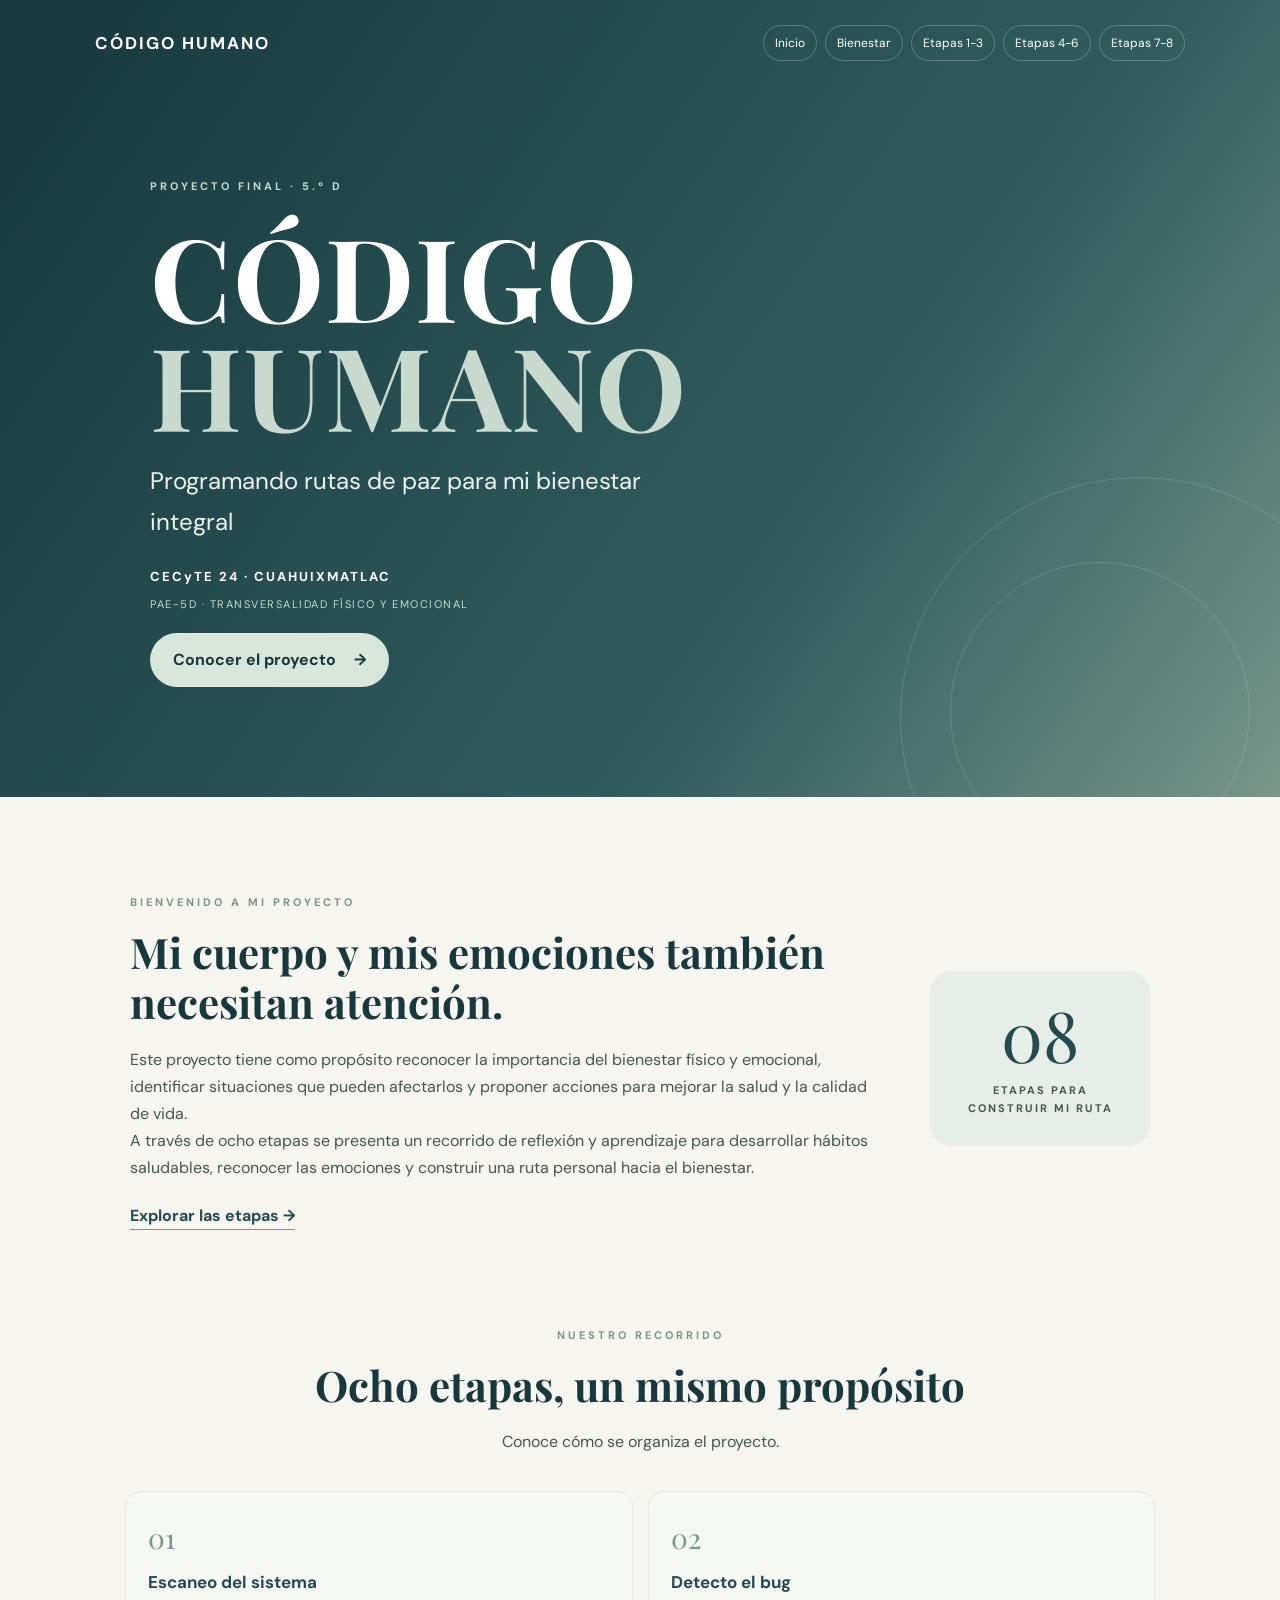
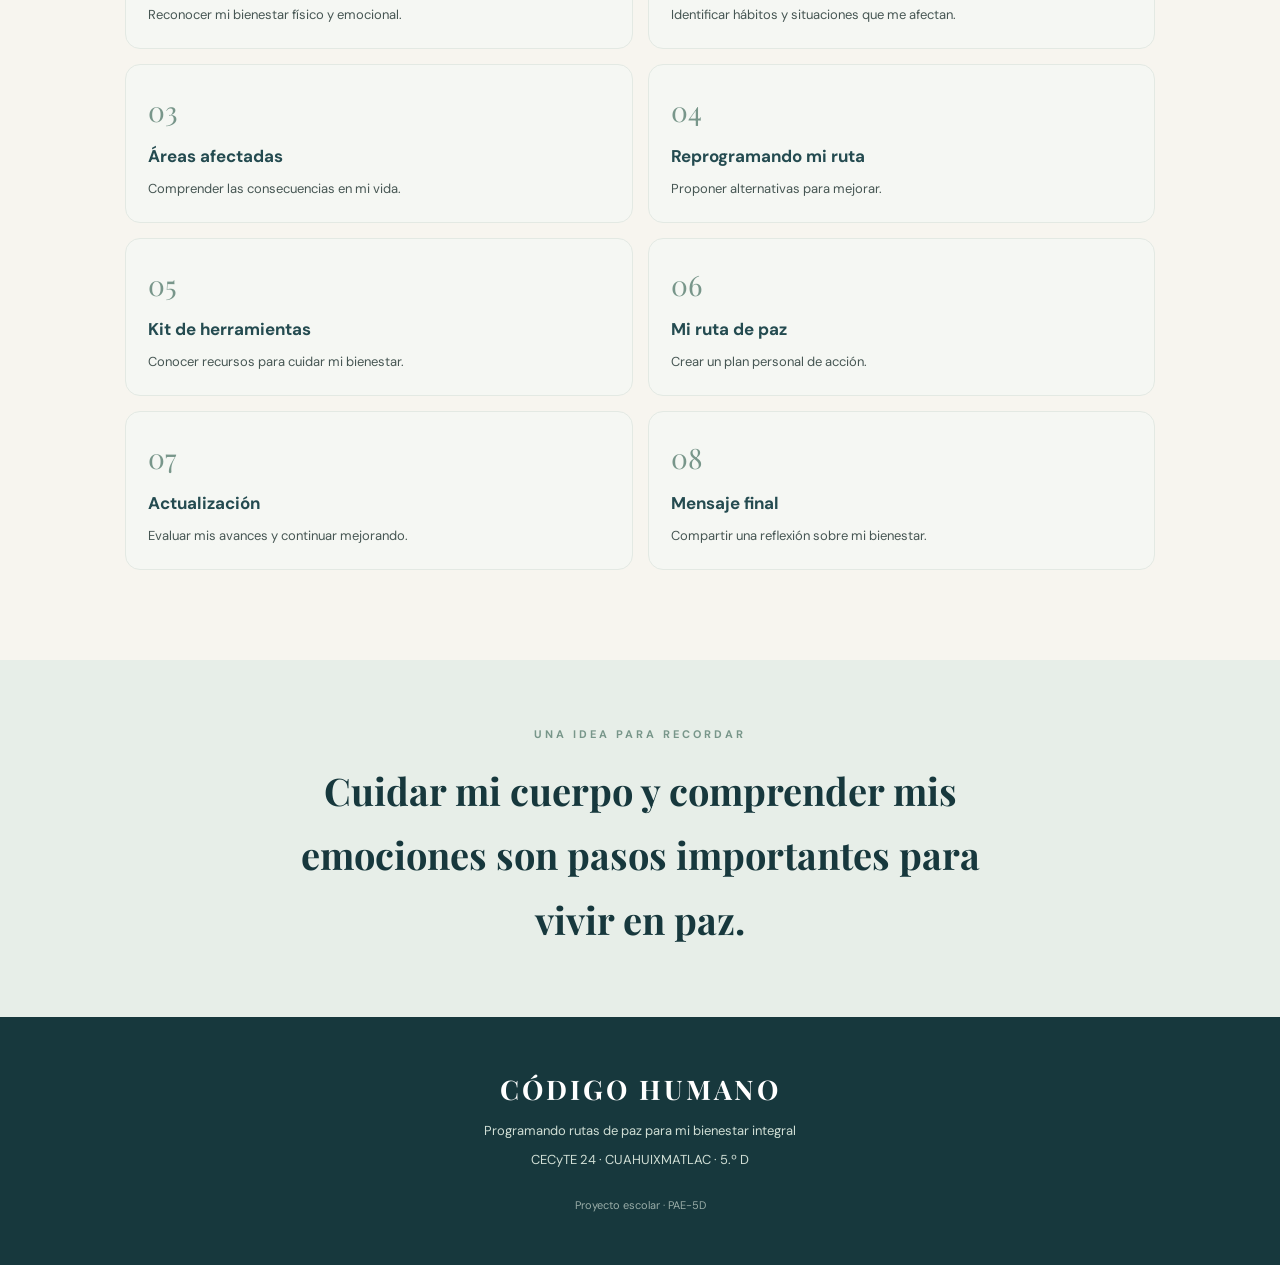
<file: index.html>
<!DOCTYPE html>
<html lang="es">
<head>
    <meta charset="UTF-8">
    <meta name="viewport" content="width=device-width, initial-scale=1.0">
    <title>Código Humano | Inicio</title>
    <link rel="stylesheet" href="estilos.css">
</head>
<body>

<header class="portada" id="inicio">
    <nav class="barra">
        <a class="logo" href="index.html">CÓDIGO HUMANO</a>
        <button class="menu-boton" id="menuBoton" aria-label="Abrir menú">☰</button>
        <div class="menu" id="menu">
            <a href="index.html">Inicio</a>
            <a href="bienestar.html">Bienestar</a>
            <a href="actividades.html">Etapas 1-3</a>
            <a href="ruta.html">Etapas 4-6</a>
            <a href="comunidad.html">Etapas 7-8</a>
        </div>
    </nav>

    <div class="portada-contenido">
        <span class="etiqueta">PROYECTO FINAL · 5.º D</span>
        <h1>CÓDIGO<br><span>HUMANO</span></h1>
        <p class="subtitulo">Programando rutas de paz para mi bienestar integral</p>
        <p class="escuela">CECyTE 24 · CUAHUIXMATLAC</p>
        <p class="materia">PAE-5D · TRANSVERSALIDAD FÍSICO Y EMOCIONAL</p>
        <a href="bienestar.html" class="boton">Conocer el proyecto <span>→</span></a>
    </div>

    <div class="decoracion decoracion-1"></div>
    <div class="decoracion decoracion-2"></div>
</header>

<main>
    <section class="introduccion">
        <div>
            <span class="mini-titulo">BIENVENIDO A MI PROYECTO</span>
            <h2>Mi cuerpo y mis emociones también necesitan atención.</h2>
            <p>
                Este proyecto tiene como propósito reconocer la importancia del bienestar
                físico y emocional, identificar situaciones que pueden afectarlos y
                proponer acciones para mejorar la salud y la calidad de vida.
            </p>
            <p>
                A través de ocho etapas se presenta un recorrido de reflexión y aprendizaje
                para desarrollar hábitos saludables, reconocer las emociones y construir
                una ruta personal hacia el bienestar.
            </p>
            <a href="actividades.html" class="enlace-flecha">Explorar las etapas →</a>
        </div>

        <div class="introduccion-dato">
            <span class="dato-numero">08</span>
            <span class="dato-texto">ETAPAS PARA<br>CONSTRUIR MI RUTA</span>
        </div>
    </section>

    <section class="seccion">
        <div class="encabezado-seccion">
            <span class="mini-titulo">NUESTRO RECORRIDO</span>
            <h2>Ocho etapas, un mismo propósito</h2>
            <p>Conoce cómo se organiza el proyecto.</p>
        </div>

        <div class="tarjetas etapas-inicio">
            <a class="tarjeta tarjeta-enlace" href="actividades.html#etapa1">
                <span class="paso">01</span>
                <h3>Escaneo del sistema</h3>
                <p>Reconocer mi bienestar físico y emocional.</p>
            </a>

            <a class="tarjeta tarjeta-enlace" href="actividades.html#etapa2">
                <span class="paso">02</span>
                <h3>Detecto el bug</h3>
                <p>Identificar hábitos y situaciones que me afectan.</p>
            </a>

            <a class="tarjeta tarjeta-enlace" href="actividades.html#etapa3">
                <span class="paso">03</span>
                <h3>Áreas afectadas</h3>
                <p>Comprender las consecuencias en mi vida.</p>
            </a>

            <a class="tarjeta tarjeta-enlace" href="ruta.html#etapa4">
                <span class="paso">04</span>
                <h3>Reprogramando mi ruta</h3>
                <p>Proponer alternativas para mejorar.</p>
            </a>

            <a class="tarjeta tarjeta-enlace" href="ruta.html#etapa5">
                <span class="paso">05</span>
                <h3>Kit de herramientas</h3>
                <p>Conocer recursos para cuidar mi bienestar.</p>
            </a>

            <a class="tarjeta tarjeta-enlace" href="ruta.html#etapa6">
                <span class="paso">06</span>
                <h3>Mi ruta de paz</h3>
                <p>Crear un plan personal de acción.</p>
            </a>

            <a class="tarjeta tarjeta-enlace" href="comunidad.html#etapa7">
                <span class="paso">07</span>
                <h3>Actualización</h3>
                <p>Evaluar mis avances y continuar mejorando.</p>
            </a>

            <a class="tarjeta tarjeta-enlace" href="comunidad.html#etapa8">
                <span class="paso">08</span>
                <h3>Mensaje final</h3>
                <p>Compartir una reflexión sobre mi bienestar.</p>
            </a>
        </div>
    </section>

    <section class="franja">
        <p class="mini-titulo">UNA IDEA PARA RECORDAR</p>
        <h2>Cuidar mi cuerpo y comprender mis emociones son pasos importantes para vivir en paz.</h2>
    </section>
</main>

<footer>
    <h2>CÓDIGO HUMANO</h2>
    <p>Programando rutas de paz para mi bienestar integral</p>
    <p>CECyTE 24 · CUAHUIXMATLAC · 5.º D</p>
    <p class="copyright">Proyecto escolar · PAE-5D</p>
</footer>

<script src="script.js"></script>
</body>
</html>
</file>
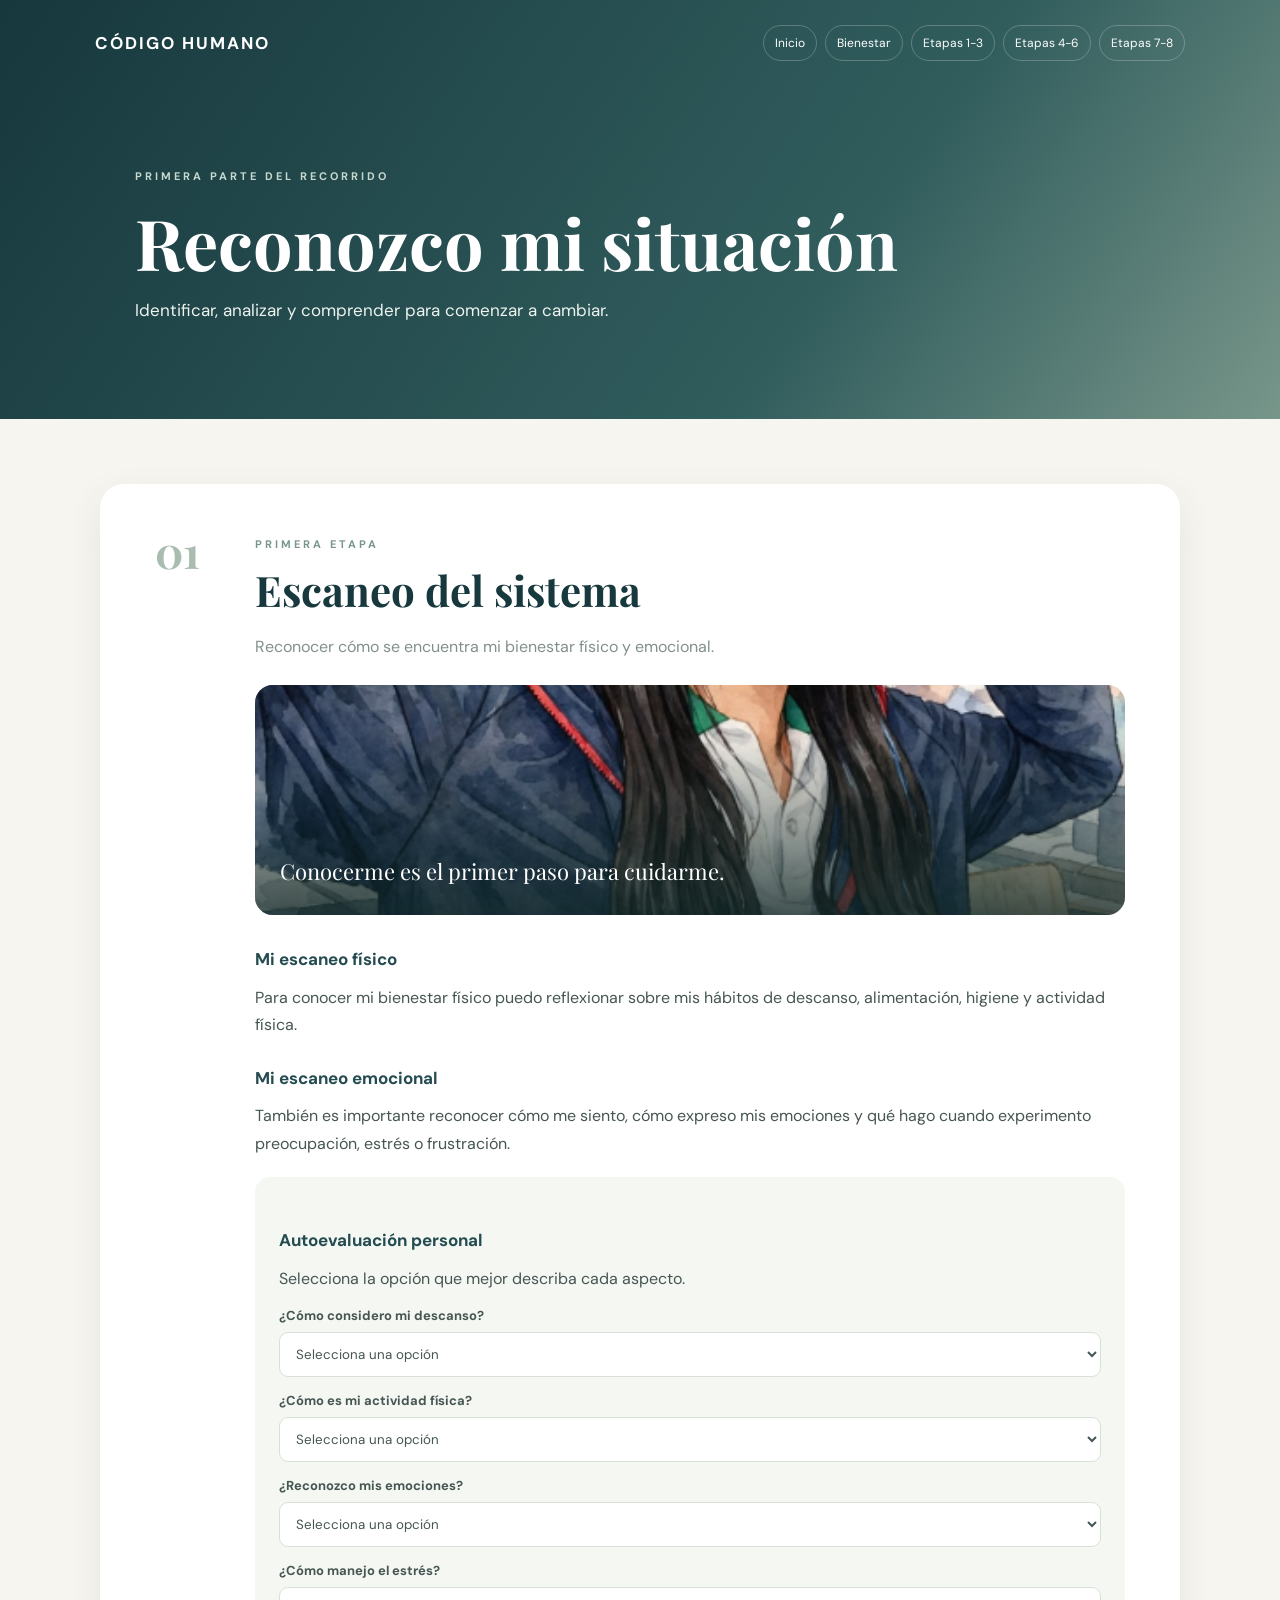
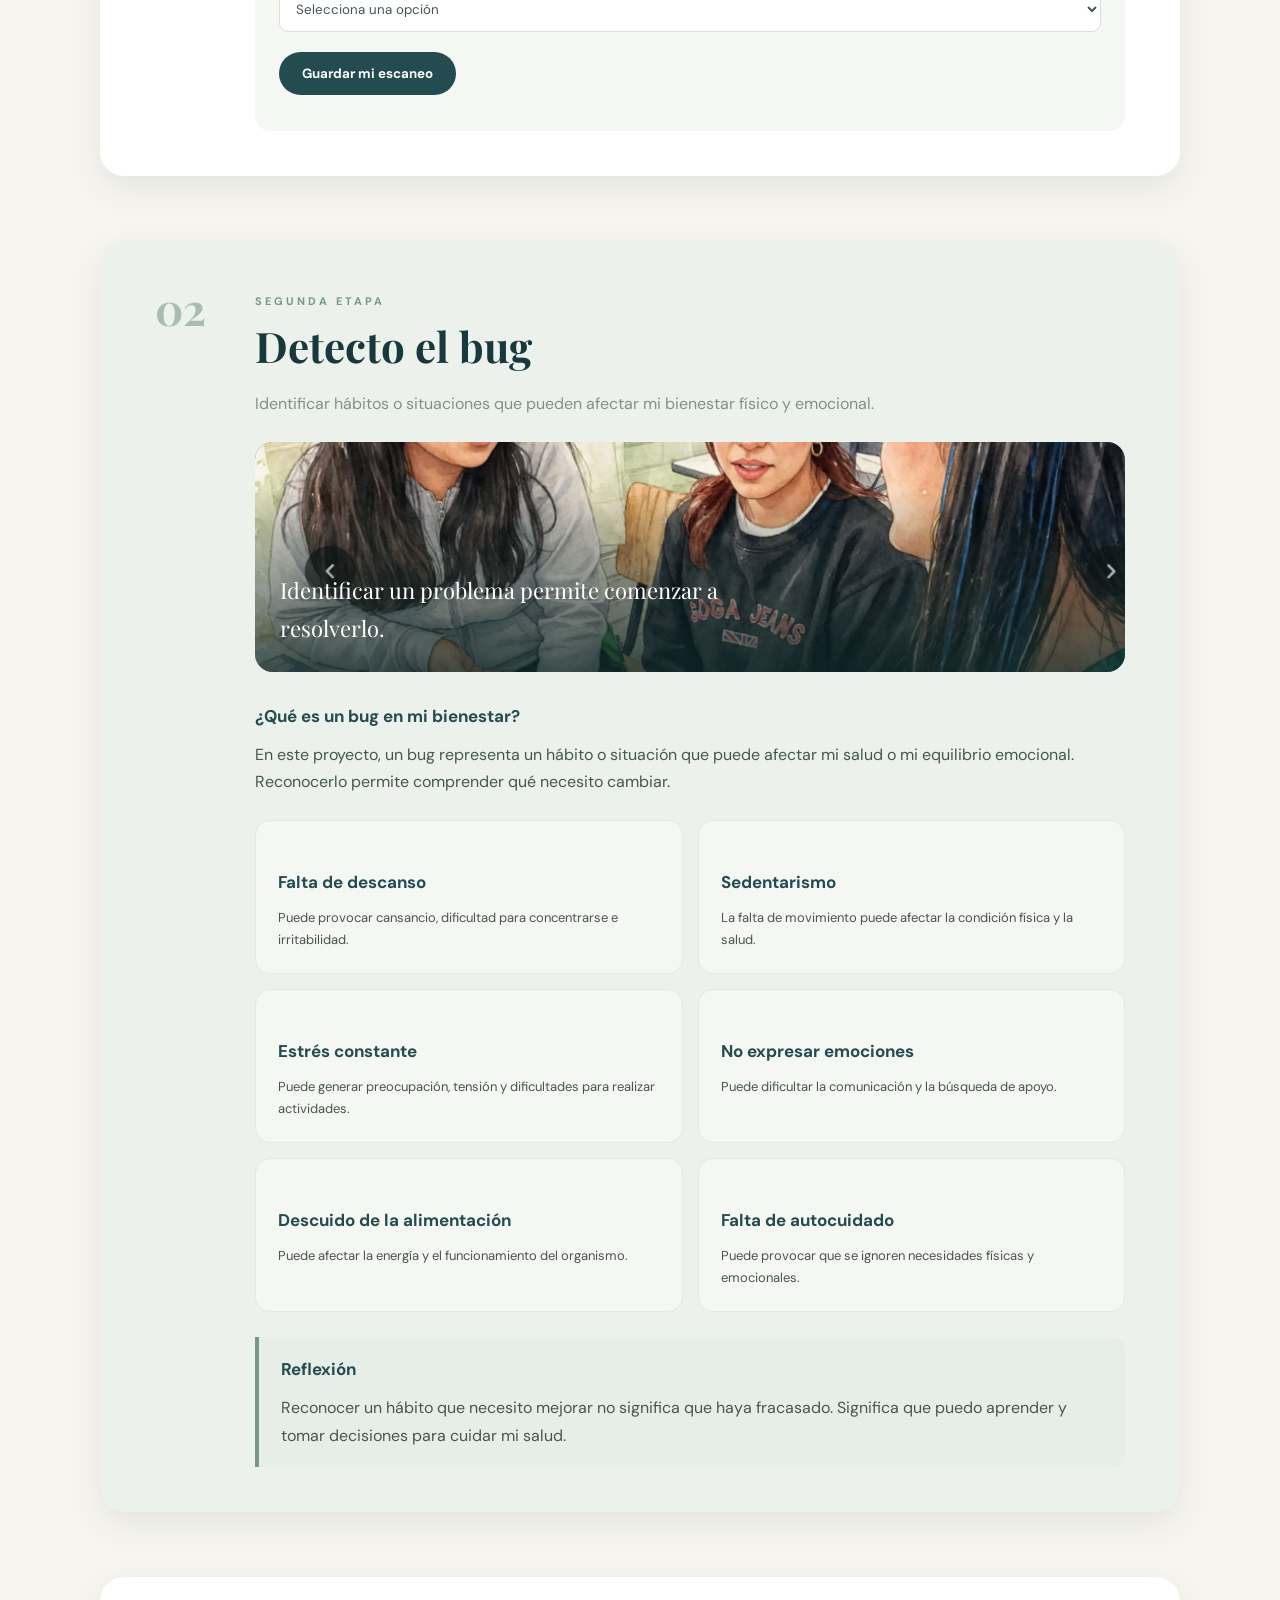
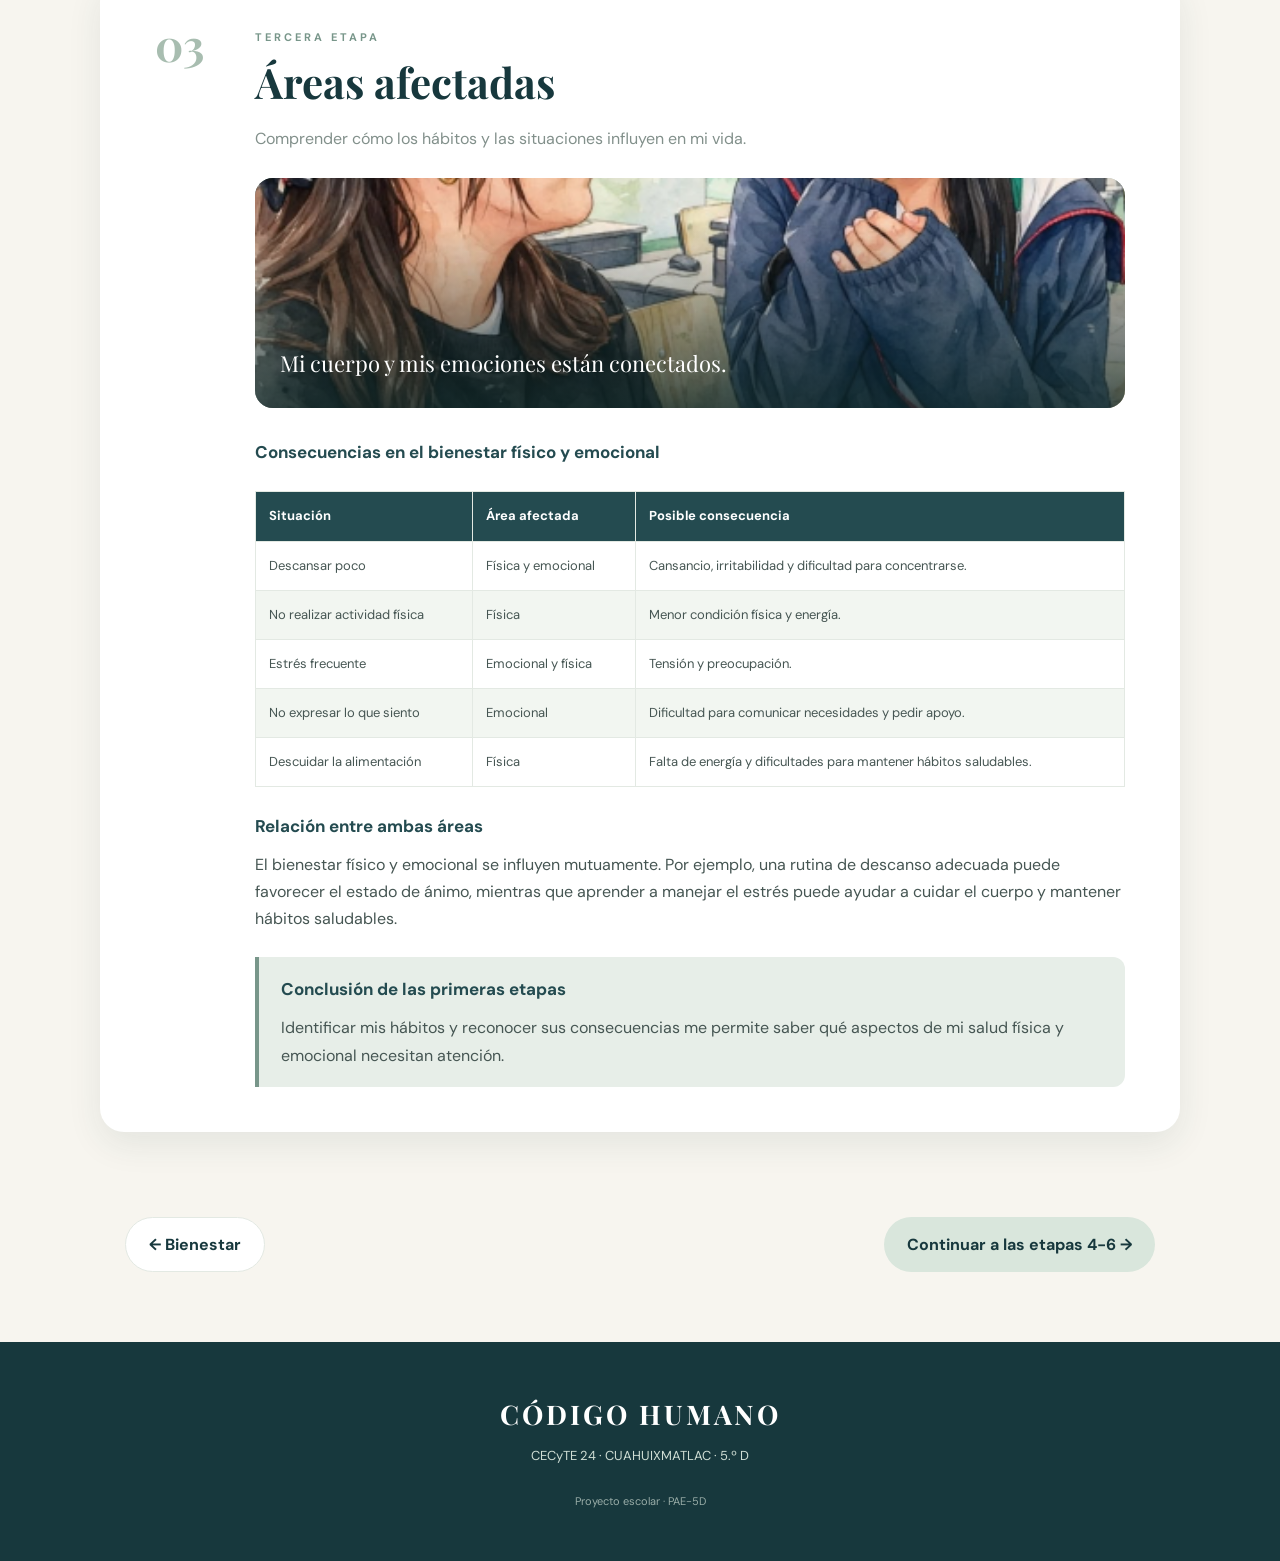
<file: actividades.html>
<!DOCTYPE html>
<html lang="es">
<head>
    <meta charset="UTF-8">
    <meta name="viewport" content="width=device-width, initial-scale=1.0">
    <title>Actividades | Código Humano</title>
    <link rel="stylesheet" href="estilos.css">
</head>
<body>

<header class="encabezado-pagina">
    <nav class="barra">
        <a class="logo" href="index.html">CÓDIGO HUMANO</a>
        <button class="menu-boton" id="menuBoton" aria-label="Abrir menú">☰</button>
        <div class="menu" id="menu">
            <a href="index.html">Inicio</a>
            <a href="bienestar.html">Bienestar</a>
            <a href="actividades.html">Etapas 1-3</a>
            <a href="ruta.html">Etapas 4-6</a>
            <a href="comunidad.html">Etapas 7-8</a>
        </div>
    </nav>

    <div class="titulo-pagina">
        <span class="mini-titulo">PRIMERA PARTE DEL RECORRIDO</span>
        <h1>Reconozco mi situación</h1>
        <p>Identificar, analizar y comprender para comenzar a cambiar.</p>
    </div>
</header>

<main>
    <section class="contenido-pagina etapa" id="etapa1">
        <div class="etapa-numero">01</div>
        <div class="etapa-contenido">
            <span class="mini-titulo">PRIMERA ETAPA</span>
            <h2>Escaneo del sistema</h2>
            <p class="descripcion">Reconocer cómo se encuentra mi bienestar físico y emocional.</p>

            <div class="imagen-etapa imagen-bienestar">
                <img src="image2.png" alt="Imagen de la primera etapa" class="foto-etapa">
                <div class="imagen-frase">Conocerme es el primer paso para cuidarme.</div>
            </div>

            <h3>Mi escaneo físico</h3>
            <p>
                Para conocer mi bienestar físico puedo reflexionar sobre mis hábitos
                de descanso, alimentación, higiene y actividad física.
            </p>

            <h3>Mi escaneo emocional</h3>
            <p>
                También es importante reconocer cómo me siento, cómo expreso mis emociones
                y qué hago cuando experimento preocupación, estrés o frustración.
            </p>

            <div class="evaluacion">
                <h3>Autoevaluación personal</h3>
                <p>Selecciona la opción que mejor describa cada aspecto.</p>

                <label for="descanso">¿Cómo considero mi descanso?</label>
                <select id="descanso">
                    <option value="">Selecciona una opción</option>
                    <option>Necesito mejorar mis hábitos</option>
                    <option>Estoy trabajando en ello</option>
                    <option>Tengo buenos hábitos</option>
                </select>

                <label for="actividad">¿Cómo es mi actividad física?</label>
                <select id="actividad">
                    <option value="">Selecciona una opción</option>
                    <option>Necesito mejorar mis hábitos</option>
                    <option>Estoy trabajando en ello</option>
                    <option>Tengo buenos hábitos</option>
                </select>

                <label for="emociones">¿Reconozco mis emociones?</label>
                <select id="emociones">
                    <option value="">Selecciona una opción</option>
                    <option>Necesito mejorar</option>
                    <option>Estoy aprendiendo</option>
                    <option>Generalmente puedo reconocerlas</option>
                </select>

                <label for="estres">¿Cómo manejo el estrés?</label>
                <select id="estres">
                    <option value="">Selecciona una opción</option>
                    <option>Necesito aprender estrategias</option>
                    <option>Estoy practicando</option>
                    <option>Utilizo estrategias saludables</option>
                </select>

                <button class="boton boton-secundario" id="guardarEvaluacion">Guardar mi escaneo</button>
                <p id="resultadoEvaluacion" class="resultado" aria-live="polite"></p>
            </div>
        </div>
    </section>

    <section class="contenido-pagina etapa fondo-suave" id="etapa2">
        <div class="etapa-numero">02</div>
        <div class="etapa-contenido">
            <span class="mini-titulo">SEGUNDA ETAPA</span>
            <h2>Detecto el bug</h2>
            <p class="descripcion">Identificar hábitos o situaciones que pueden afectar mi bienestar físico y emocional.</p>

            <div class="imagen-etapa imagen-problemas">
                <img src="image6.png" alt="Imagen de la segunda etapa" class="foto-etapa">
                <div class="imagen-frase">Identificar un problema permite comenzar a resolverlo.</div>
            </div>

            <h3>¿Qué es un bug en mi bienestar?</h3>
            <p>
                En este proyecto, un bug representa un hábito o situación que puede
                afectar mi salud o mi equilibrio emocional. Reconocerlo permite
                comprender qué necesito cambiar.
            </p>

            <div class="tarjetas">
                <article class="tarjeta">
                    <h3>Falta de descanso</h3>
                    <p>Puede provocar cansancio, dificultad para concentrarse e irritabilidad.</p>
                </article>

                <article class="tarjeta">
                    <h3>Sedentarismo</h3>
                    <p>La falta de movimiento puede afectar la condición física y la salud.</p>
                </article>

                <article class="tarjeta">
                    <h3>Estrés constante</h3>
                    <p>Puede generar preocupación, tensión y dificultades para realizar actividades.</p>
                </article>

                <article class="tarjeta">
                    <h3>No expresar emociones</h3>
                    <p>Puede dificultar la comunicación y la búsqueda de apoyo.</p>
                </article>

                <article class="tarjeta">
                    <h3>Descuido de la alimentación</h3>
                    <p>Puede afectar la energía y el funcionamiento del organismo.</p>
                </article>

                <article class="tarjeta">
                    <h3>Falta de autocuidado</h3>
                    <p>Puede provocar que se ignoren necesidades físicas y emocionales.</p>
                </article>
            </div>

            <div class="reflexion">
                <h3>Reflexión</h3>
                <p>
                    Reconocer un hábito que necesito mejorar no significa que haya
                    fracasado. Significa que puedo aprender y tomar decisiones
                    para cuidar mi salud.
                </p>
            </div>
        </div>
    </section>

    <section class="contenido-pagina etapa" id="etapa3">
        <div class="etapa-numero">03</div>
        <div class="etapa-contenido">
            <span class="mini-titulo">TERCERA ETAPA</span>
            <h2>Áreas afectadas</h2>
            <p class="descripcion">Comprender cómo los hábitos y las situaciones influyen en mi vida.</p>

            <div class="imagen-etapa imagen-areas">
                <img src="image7.png" alt="Imagen de la tercera etapa" class="foto-etapa">
                <div class="imagen-frase">Mi cuerpo y mis emociones están conectados.</div>
            </div>

            <h3>Consecuencias en el bienestar físico y emocional</h3>

            <div class="tabla-contenedor">
                <table>
                    <thead>
                        <tr>
                            <th>Situación</th>
                            <th>Área afectada</th>
                            <th>Posible consecuencia</th>
                        </tr>
                    </thead>
                    <tbody>
                        <tr>
                            <td>Descansar poco</td>
                            <td>Física y emocional</td>
                            <td>Cansancio, irritabilidad y dificultad para concentrarse.</td>
                        </tr>
                        <tr>
                            <td>No realizar actividad física</td>
                            <td>Física</td>
                            <td>Menor condición física y energía.</td>
                        </tr>
                        <tr>
                            <td>Estrés frecuente</td>
                            <td>Emocional y física</td>
                            <td>Tensión y preocupación.</td>
                        </tr>
                        <tr>
                            <td>No expresar lo que siento</td>
                            <td>Emocional</td>
                            <td>Dificultad para comunicar necesidades y pedir apoyo.</td>
                        </tr>
                        <tr>
                            <td>Descuidar la alimentación</td>
                            <td>Física</td>
                            <td>Falta de energía y dificultades para mantener hábitos saludables.</td>
                        </tr>
                    </tbody>
                </table>
            </div>

            <h3>Relación entre ambas áreas</h3>
            <p>
                El bienestar físico y emocional se influyen mutuamente. Por ejemplo,
                una rutina de descanso adecuada puede favorecer el estado de ánimo,
                mientras que aprender a manejar el estrés puede ayudar a cuidar
                el cuerpo y mantener hábitos saludables.
            </p>

            <div class="reflexion">
                <h3>Conclusión de las primeras etapas</h3>
                <p>
                    Identificar mis hábitos y reconocer sus consecuencias me permite
                    saber qué aspectos de mi salud física y emocional necesitan atención.
                </p>
            </div>
        </div>
    </section>

    <div class="navegacion-paginas">
        <a href="bienestar.html" class="boton boton-claro">← Bienestar</a>
        <a href="ruta.html" class="boton">Continuar a las etapas 4-6 →</a>
    </div>
</main>

<footer>
    <h2>CÓDIGO HUMANO</h2>
    <p>CECyTE 24 · CUAHUIXMATLAC · 5.º D</p>
    <p class="copyright">Proyecto escolar · PAE-5D</p>
</footer>

<script src="script.js"></script>
</body>
</html>
</file>
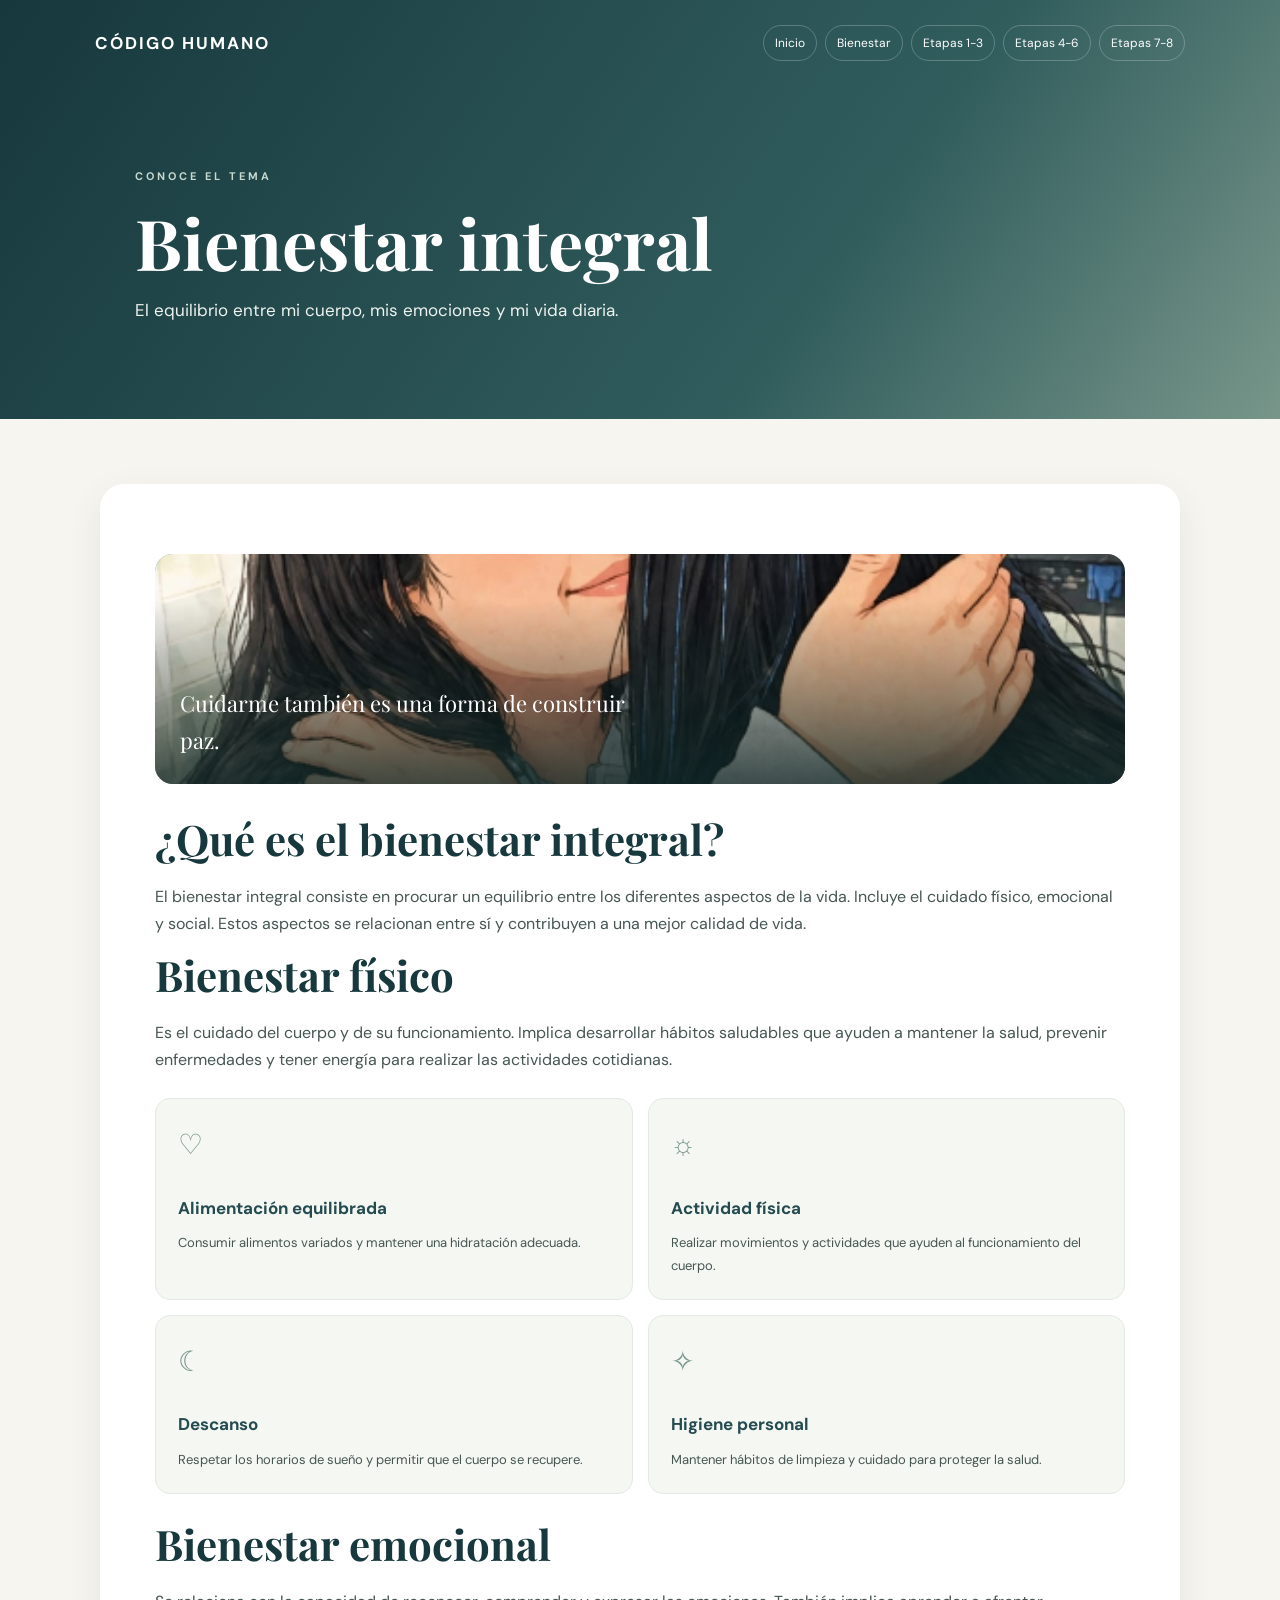
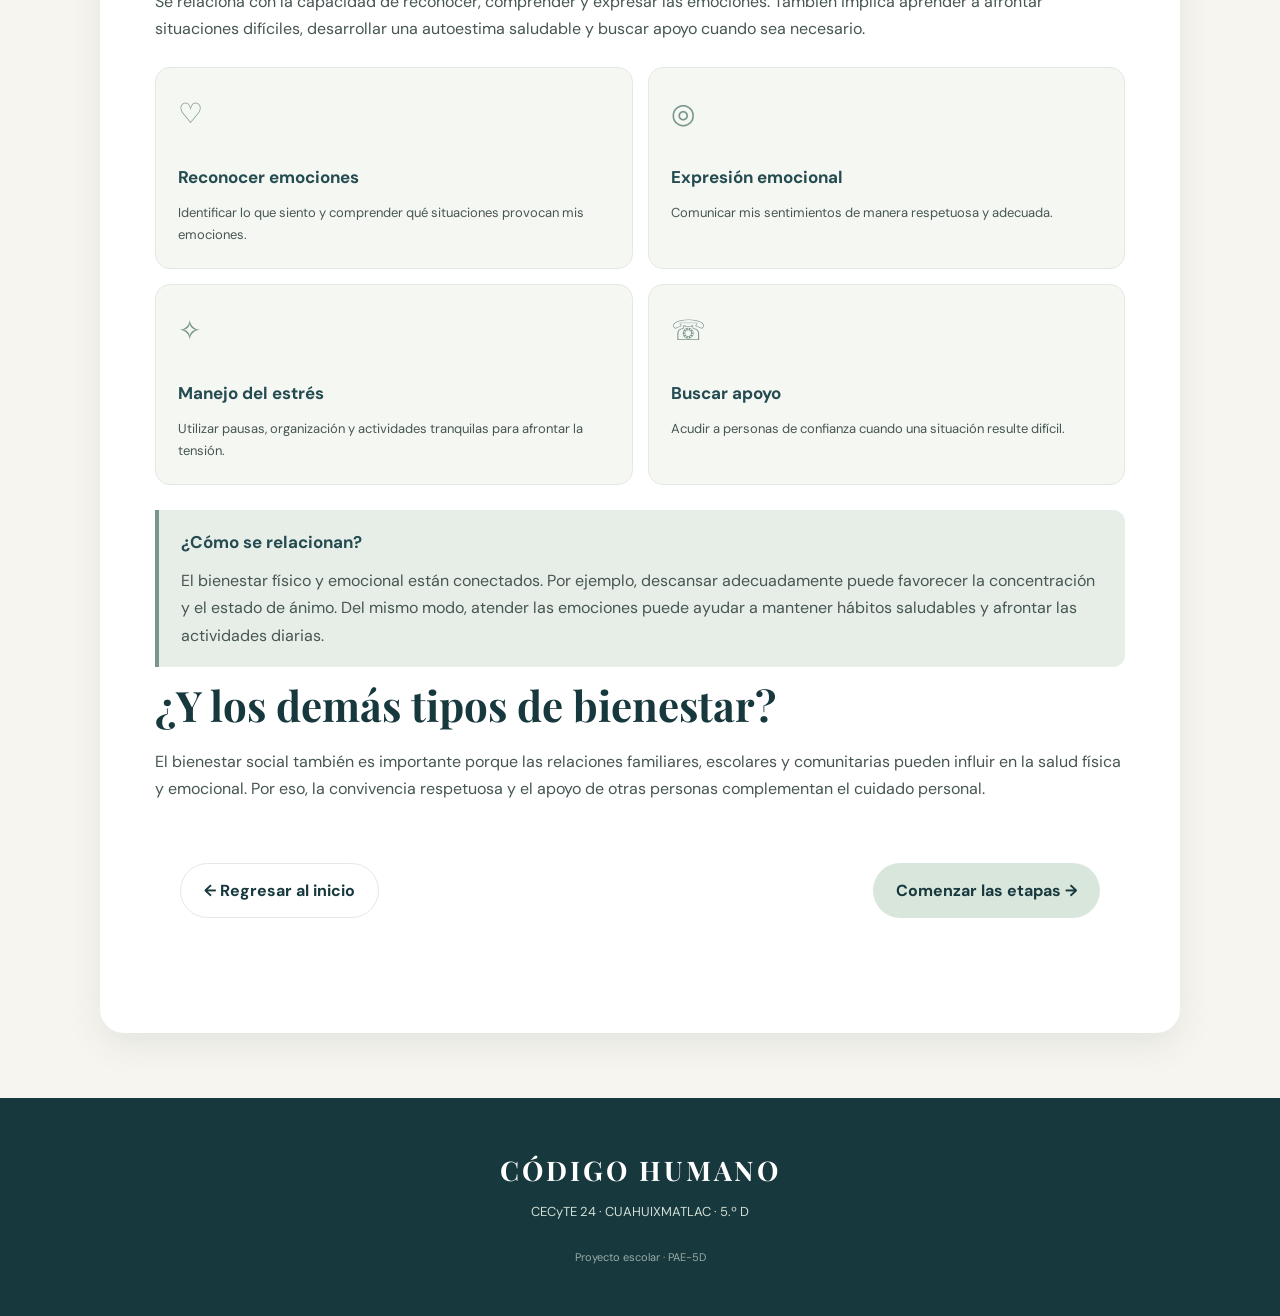
<file: bienestar.html>
<!DOCTYPE html>
<html lang="es">
<head>
    <meta charset="UTF-8">
    <meta name="viewport" content="width=device-width, initial-scale=1.0">
    <title>Bienestar | Código Humano</title>
    <link rel="stylesheet" href="estilos.css">
</head>
<body>

<header class="encabezado-pagina">
    <nav class="barra">
        <a class="logo" href="index.html">CÓDIGO HUMANO</a>
        <button class="menu-boton" id="menuBoton" aria-label="Abrir menú">☰</button>
        <div class="menu" id="menu">
            <a href="index.html">Inicio</a>
            <a href="bienestar.html">Bienestar</a>
            <a href="actividades.html">Etapas 1-3</a>
            <a href="ruta.html">Etapas 4-6</a>
            <a href="comunidad.html">Etapas 7-8</a>
        </div>
    </nav>

    <div class="titulo-pagina">
        <span class="mini-titulo">CONOCE EL TEMA</span>
        <h1>Bienestar integral</h1>
        <p>El equilibrio entre mi cuerpo, mis emociones y mi vida diaria.</p>
    </div>
</header>

<main>
    <section class="contenido-pagina">
        <div class="imagen-etapa imagen-bienestar">
            <img src="image1.png" alt="Imagen de bienestar integral" class="foto-etapa">
            <div class="imagen-frase">Cuidarme también es una forma de construir paz.</div>
        </div>

        <h2>¿Qué es el bienestar integral?</h2>
        <p>
            El bienestar integral consiste en procurar un equilibrio entre los diferentes
            aspectos de la vida. Incluye el cuidado físico, emocional y social.
            Estos aspectos se relacionan entre sí y contribuyen a una mejor calidad de vida.
        </p>

        <h2>Bienestar físico</h2>
        <p>
            Es el cuidado del cuerpo y de su funcionamiento. Implica desarrollar hábitos
            saludables que ayuden a mantener la salud, prevenir enfermedades y tener
            energía para realizar las actividades cotidianas.
        </p>

        <div class="tarjetas">
            <article class="tarjeta">
                <span class="icono">♡</span>
                <h3>Alimentación equilibrada</h3>
                <p>Consumir alimentos variados y mantener una hidratación adecuada.</p>
            </article>

            <article class="tarjeta">
                <span class="icono">☼</span>
                <h3>Actividad física</h3>
                <p>Realizar movimientos y actividades que ayuden al funcionamiento del cuerpo.</p>
            </article>

            <article class="tarjeta">
                <span class="icono">☾</span>
                <h3>Descanso</h3>
                <p>Respetar los horarios de sueño y permitir que el cuerpo se recupere.</p>
            </article>

            <article class="tarjeta">
                <span class="icono">✧</span>
                <h3>Higiene personal</h3>
                <p>Mantener hábitos de limpieza y cuidado para proteger la salud.</p>
            </article>
        </div>

        <h2>Bienestar emocional</h2>
        <p>
            Se relaciona con la capacidad de reconocer, comprender y expresar las emociones.
            También implica aprender a afrontar situaciones difíciles, desarrollar una
            autoestima saludable y buscar apoyo cuando sea necesario.
        </p>

        <div class="tarjetas">
            <article class="tarjeta">
                <span class="icono">♡</span>
                <h3>Reconocer emociones</h3>
                <p>Identificar lo que siento y comprender qué situaciones provocan mis emociones.</p>
            </article>

            <article class="tarjeta">
                <span class="icono">◎</span>
                <h3>Expresión emocional</h3>
                <p>Comunicar mis sentimientos de manera respetuosa y adecuada.</p>
            </article>

            <article class="tarjeta">
                <span class="icono">✧</span>
                <h3>Manejo del estrés</h3>
                <p>Utilizar pausas, organización y actividades tranquilas para afrontar la tensión.</p>
            </article>

            <article class="tarjeta">
                <span class="icono">☏</span>
                <h3>Buscar apoyo</h3>
                <p>Acudir a personas de confianza cuando una situación resulte difícil.</p>
            </article>
        </div>

        <div class="reflexion">
            <h3>¿Cómo se relacionan?</h3>
            <p>
                El bienestar físico y emocional están conectados. Por ejemplo, descansar
                adecuadamente puede favorecer la concentración y el estado de ánimo.
                Del mismo modo, atender las emociones puede ayudar a mantener hábitos
                saludables y afrontar las actividades diarias.
            </p>
        </div>

        <h2>¿Y los demás tipos de bienestar?</h2>
        <p>
            El bienestar social también es importante porque las relaciones familiares,
            escolares y comunitarias pueden influir en la salud física y emocional.
            Por eso, la convivencia respetuosa y el apoyo de otras personas complementan
            el cuidado personal.
        </p>

        <div class="navegacion-paginas">
            <a href="index.html" class="boton boton-claro">← Regresar al inicio</a>
            <a href="actividades.html" class="boton">Comenzar las etapas →</a>
        </div>
    </section>
</main>

<footer>
    <h2>CÓDIGO HUMANO</h2>
    <p>CECyTE 24 · CUAHUIXMATLAC · 5.º D</p>
    <p class="copyright">Proyecto escolar · PAE-5D</p>
</footer>

<script src="script.js"></script>
</body>
</html>
</file>
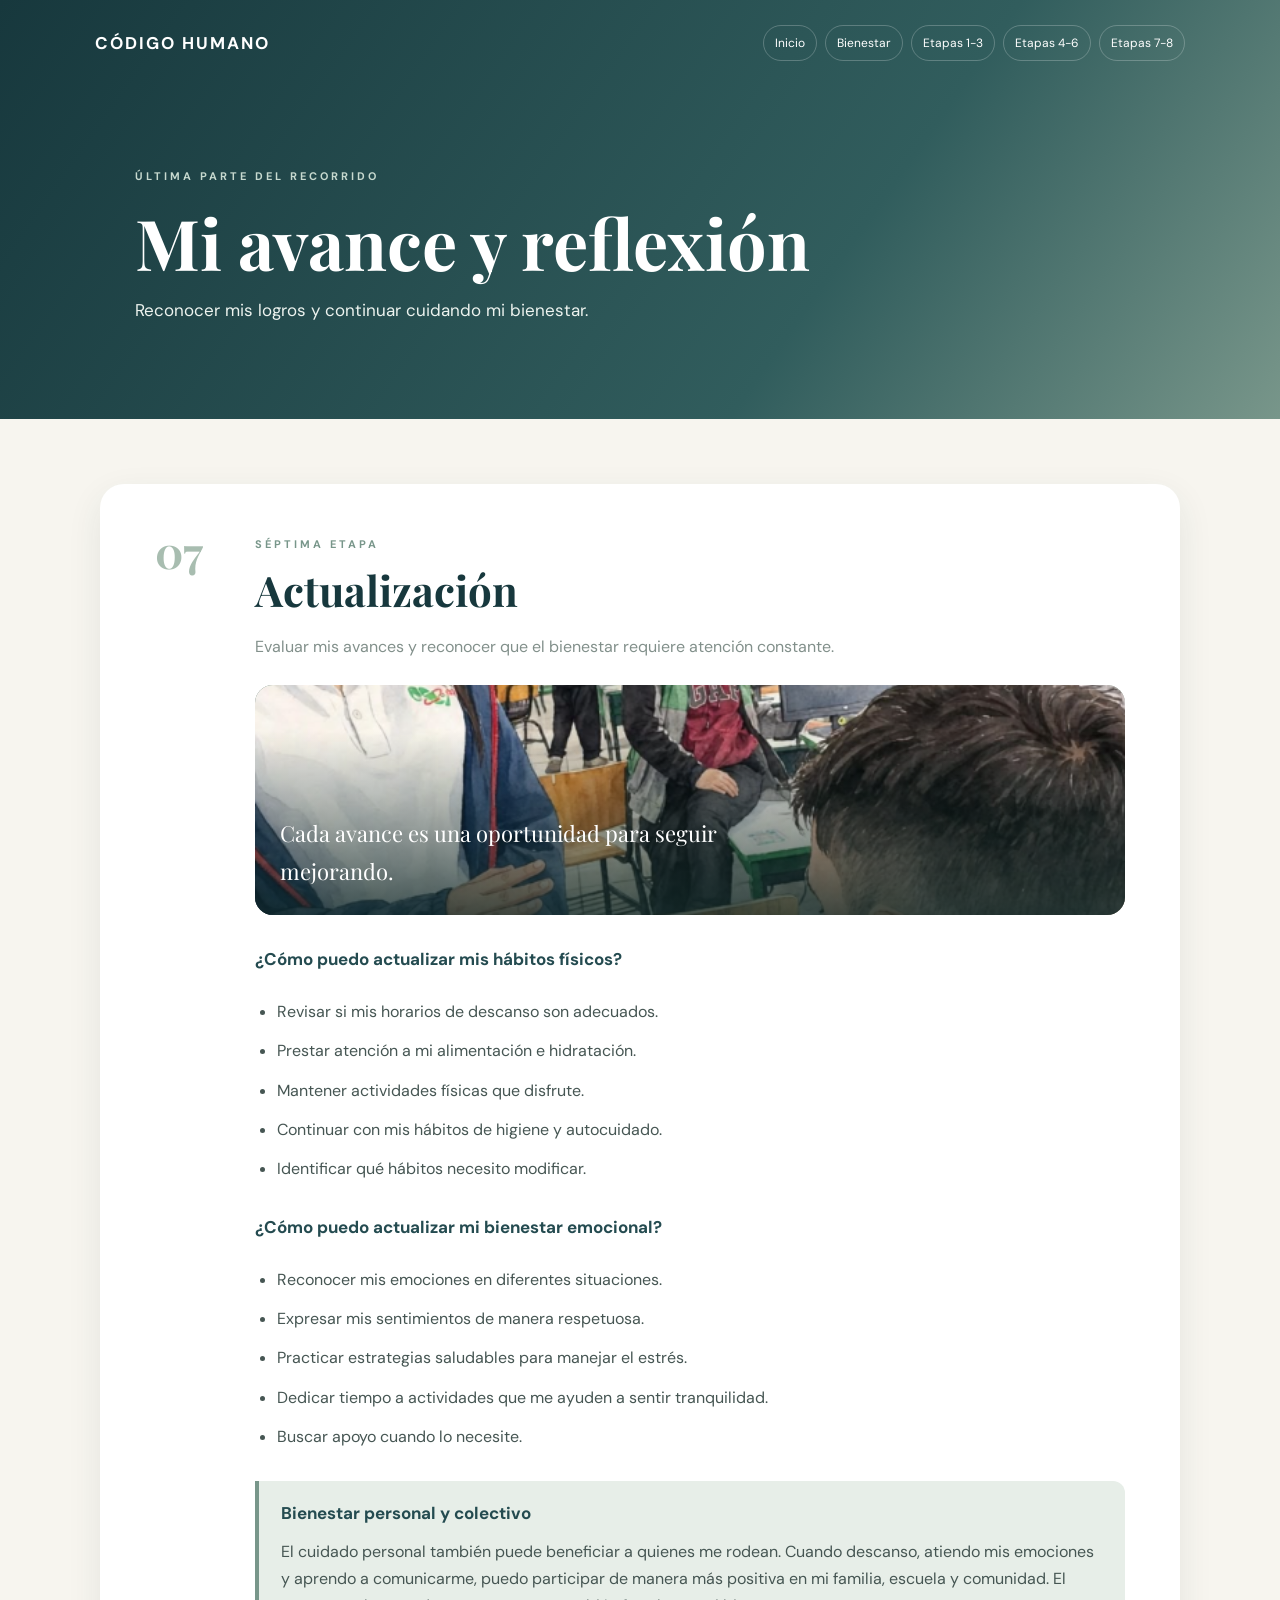
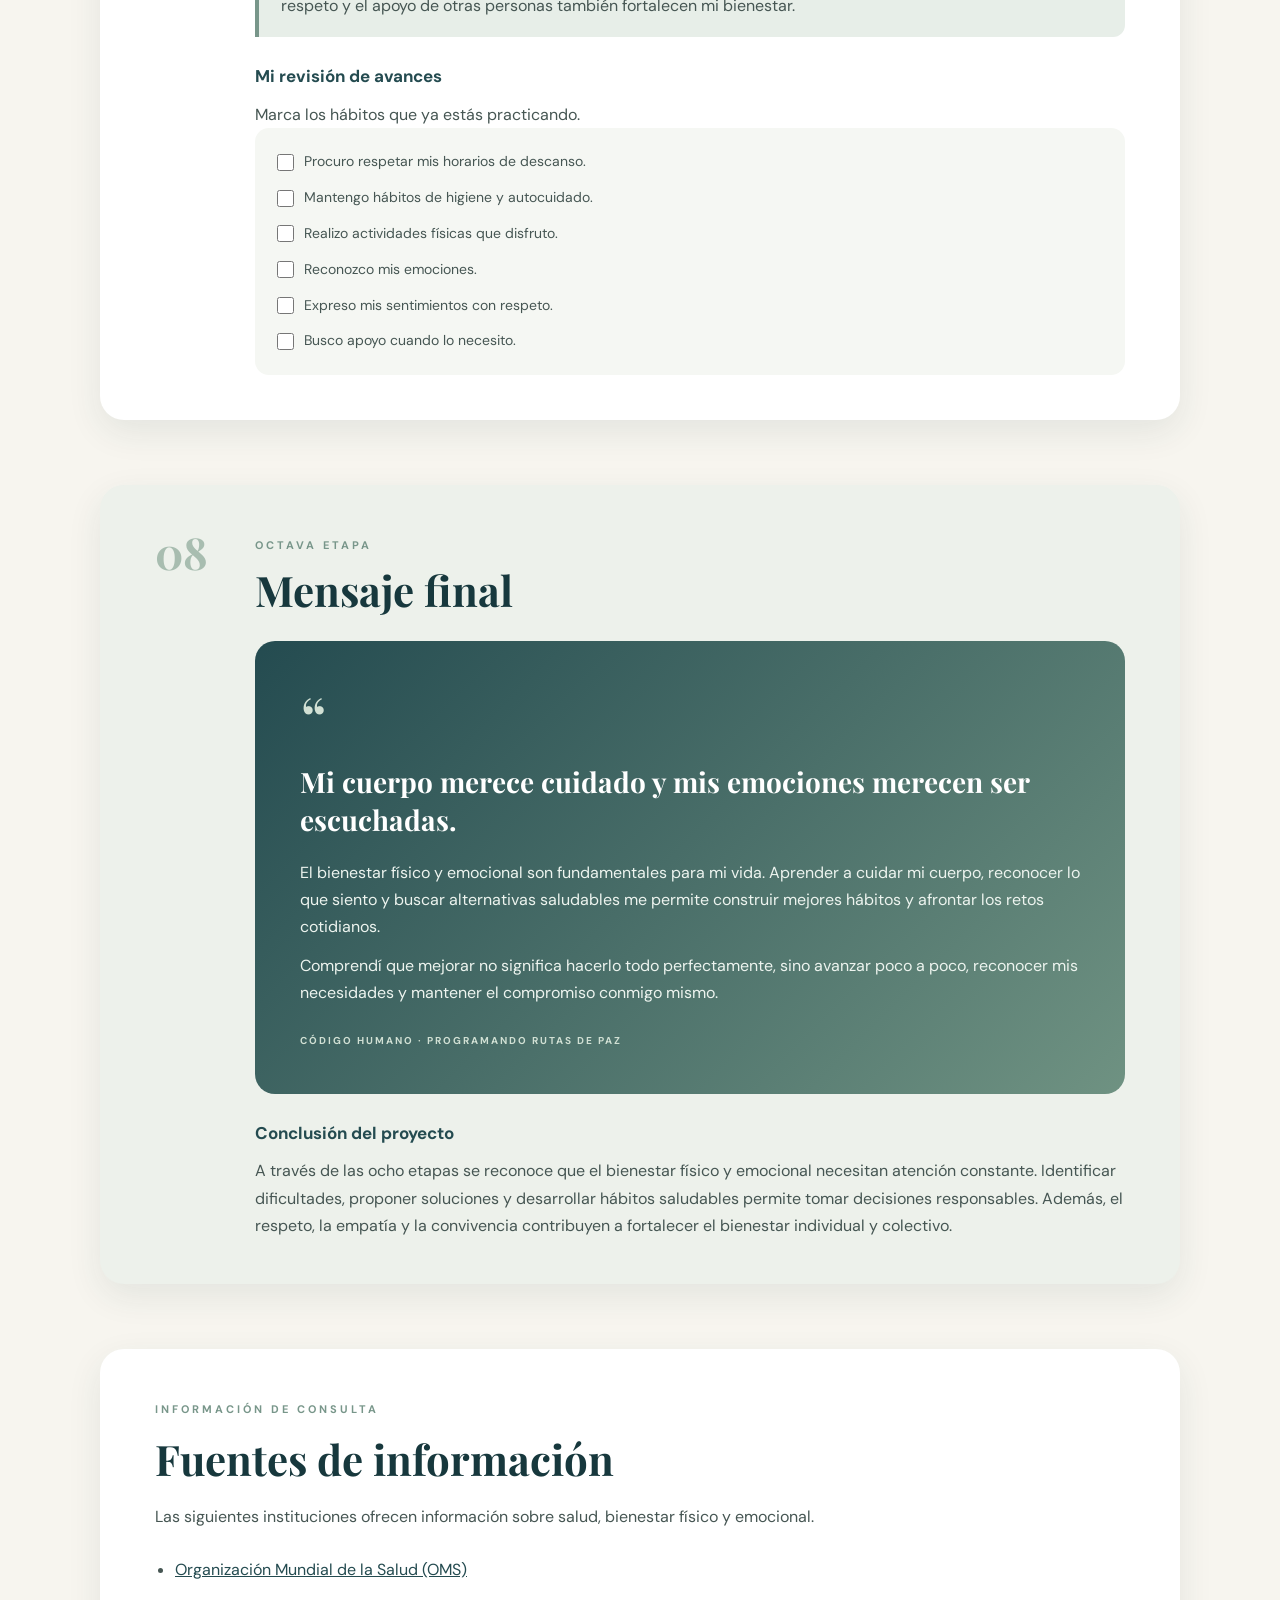
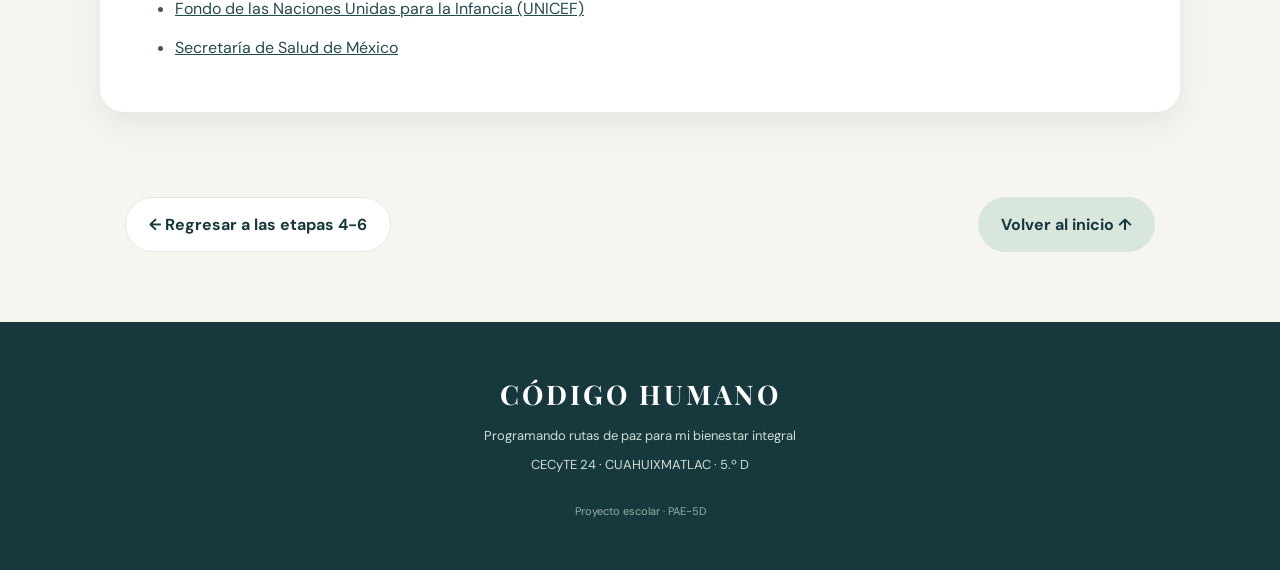
<file: comunidad.html>
<!DOCTYPE html>
<html lang="es">
<head>
    <meta charset="UTF-8">
    <meta name="viewport" content="width=device-width, initial-scale=1.0">
    <title>Actualización y mensaje final | Código Humano</title>
    <link rel="stylesheet" href="estilos.css">
</head>
<body>

<header class="encabezado-pagina">
    <nav class="barra">
        <a class="logo" href="index.html">CÓDIGO HUMANO</a>
        <button class="menu-boton" id="menuBoton" aria-label="Abrir menú">☰</button>
        <div class="menu" id="menu">
            <a href="index.html">Inicio</a>
            <a href="bienestar.html">Bienestar</a>
            <a href="actividades.html">Etapas 1-3</a>
            <a href="ruta.html">Etapas 4-6</a>
            <a href="comunidad.html">Etapas 7-8</a>
        </div>
    </nav>

    <div class="titulo-pagina">
        <span class="mini-titulo">ÚLTIMA PARTE DEL RECORRIDO</span>
        <h1>Mi avance y reflexión</h1>
        <p>Reconocer mis logros y continuar cuidando mi bienestar.</p>
    </div>
</header>

<main>
    <section class="contenido-pagina etapa" id="etapa7">
        <div class="etapa-numero">07</div>
        <div class="etapa-contenido">
            <span class="mini-titulo">SÉPTIMA ETAPA</span>
            <h2>Actualización</h2>
            <p class="descripcion">Evaluar mis avances y reconocer que el bienestar requiere atención constante.</p>

            <div class="imagen-etapa imagen-actualizacion">
                <img src="image15.png" alt="Imagen de la séptima etapa" class="foto-etapa">
                <div class="imagen-frase">Cada avance es una oportunidad para seguir mejorando.</div>
            </div>

            <h3>¿Cómo puedo actualizar mis hábitos físicos?</h3>
            <ul class="lista">
                <li>Revisar si mis horarios de descanso son adecuados.</li>
                <li>Prestar atención a mi alimentación e hidratación.</li>
                <li>Mantener actividades físicas que disfrute.</li>
                <li>Continuar con mis hábitos de higiene y autocuidado.</li>
                <li>Identificar qué hábitos necesito modificar.</li>
            </ul>

            <h3>¿Cómo puedo actualizar mi bienestar emocional?</h3>
            <ul class="lista">
                <li>Reconocer mis emociones en diferentes situaciones.</li>
                <li>Expresar mis sentimientos de manera respetuosa.</li>
                <li>Practicar estrategias saludables para manejar el estrés.</li>
                <li>Dedicar tiempo a actividades que me ayuden a sentir tranquilidad.</li>
                <li>Buscar apoyo cuando lo necesite.</li>
            </ul>

            <div class="reflexion">
                <h3>Bienestar personal y colectivo</h3>
                <p>
                    El cuidado personal también puede beneficiar a quienes me rodean.
                    Cuando descanso, atiendo mis emociones y aprendo a comunicarme,
                    puedo participar de manera más positiva en mi familia, escuela y comunidad.
                    El respeto y el apoyo de otras personas también fortalecen mi bienestar.
                </p>
            </div>

            <h3>Mi revisión de avances</h3>
            <p>Marca los hábitos que ya estás practicando.</p>

            <div class="lista-revision">
                <label><input type="checkbox"> Procuro respetar mis horarios de descanso.</label>
                <label><input type="checkbox"> Mantengo hábitos de higiene y autocuidado.</label>
                <label><input type="checkbox"> Realizo actividades físicas que disfruto.</label>
                <label><input type="checkbox"> Reconozco mis emociones.</label>
                <label><input type="checkbox"> Expreso mis sentimientos con respeto.</label>
                <label><input type="checkbox"> Busco apoyo cuando lo necesito.</label>
            </div>
        </div>
    </section>

    <section class="contenido-pagina etapa fondo-suave" id="etapa8">
        <div class="etapa-numero">08</div>
        <div class="etapa-contenido">
            <span class="mini-titulo">OCTAVA ETAPA</span>
            <h2>Mensaje final</h2>

            <div class="mensaje-final">
                <span class="comillas">“</span>
                <h3>Mi cuerpo merece cuidado y mis emociones merecen ser escuchadas.</h3>
                <p>
                    El bienestar físico y emocional son fundamentales para mi vida.
                    Aprender a cuidar mi cuerpo, reconocer lo que siento y buscar
                    alternativas saludables me permite construir mejores hábitos
                    y afrontar los retos cotidianos.
                </p>
                <p>
                    Comprendí que mejorar no significa hacerlo todo perfectamente,
                    sino avanzar poco a poco, reconocer mis necesidades y mantener
                    el compromiso conmigo mismo.
                </p>
                <span class="firma">CÓDIGO HUMANO · PROGRAMANDO RUTAS DE PAZ</span>
            </div>

            <h3>Conclusión del proyecto</h3>
            <p>
                A través de las ocho etapas se reconoce que el bienestar físico y emocional
                necesitan atención constante. Identificar dificultades, proponer soluciones
                y desarrollar hábitos saludables permite tomar decisiones responsables.
                Además, el respeto, la empatía y la convivencia contribuyen a fortalecer
                el bienestar individual y colectivo.
            </p>
        </div>
    </section>

    <section class="contenido-pagina fuentes">
        <span class="mini-titulo">INFORMACIÓN DE CONSULTA</span>
        <h2>Fuentes de información</h2>
        <p>
            Las siguientes instituciones ofrecen información sobre salud,
            bienestar físico y emocional.
        </p>

        <ul>
            <li>
                <a href="https://www.who.int/es" target="_blank" rel="noopener">
                    Organización Mundial de la Salud (OMS)
                </a>
            </li>
            <li>
                <a href="https://www.unicef.org/es" target="_blank" rel="noopener">
                    Fondo de las Naciones Unidas para la Infancia (UNICEF)
                </a>
            </li>
            <li>
                <a href="https://www.gob.mx/salud" target="_blank" rel="noopener">
                    Secretaría de Salud de México
                </a>
            </li>
        </ul>
    </section>

    <div class="navegacion-paginas">
        <a href="ruta.html" class="boton boton-claro">← Regresar a las etapas 4-6</a>
        <a href="index.html" class="boton">Volver al inicio ↑</a>
    </div>
</main>

<footer>
    <h2>CÓDIGO HUMANO</h2>
    <p>Programando rutas de paz para mi bienestar integral</p>
    <p>CECyTE 24 · CUAHUIXMATLAC · 5.º D</p>
    <p class="copyright">Proyecto escolar · PAE-5D</p>
</footer>

<script src="script.js"></script>
</body>
</html>
</file>
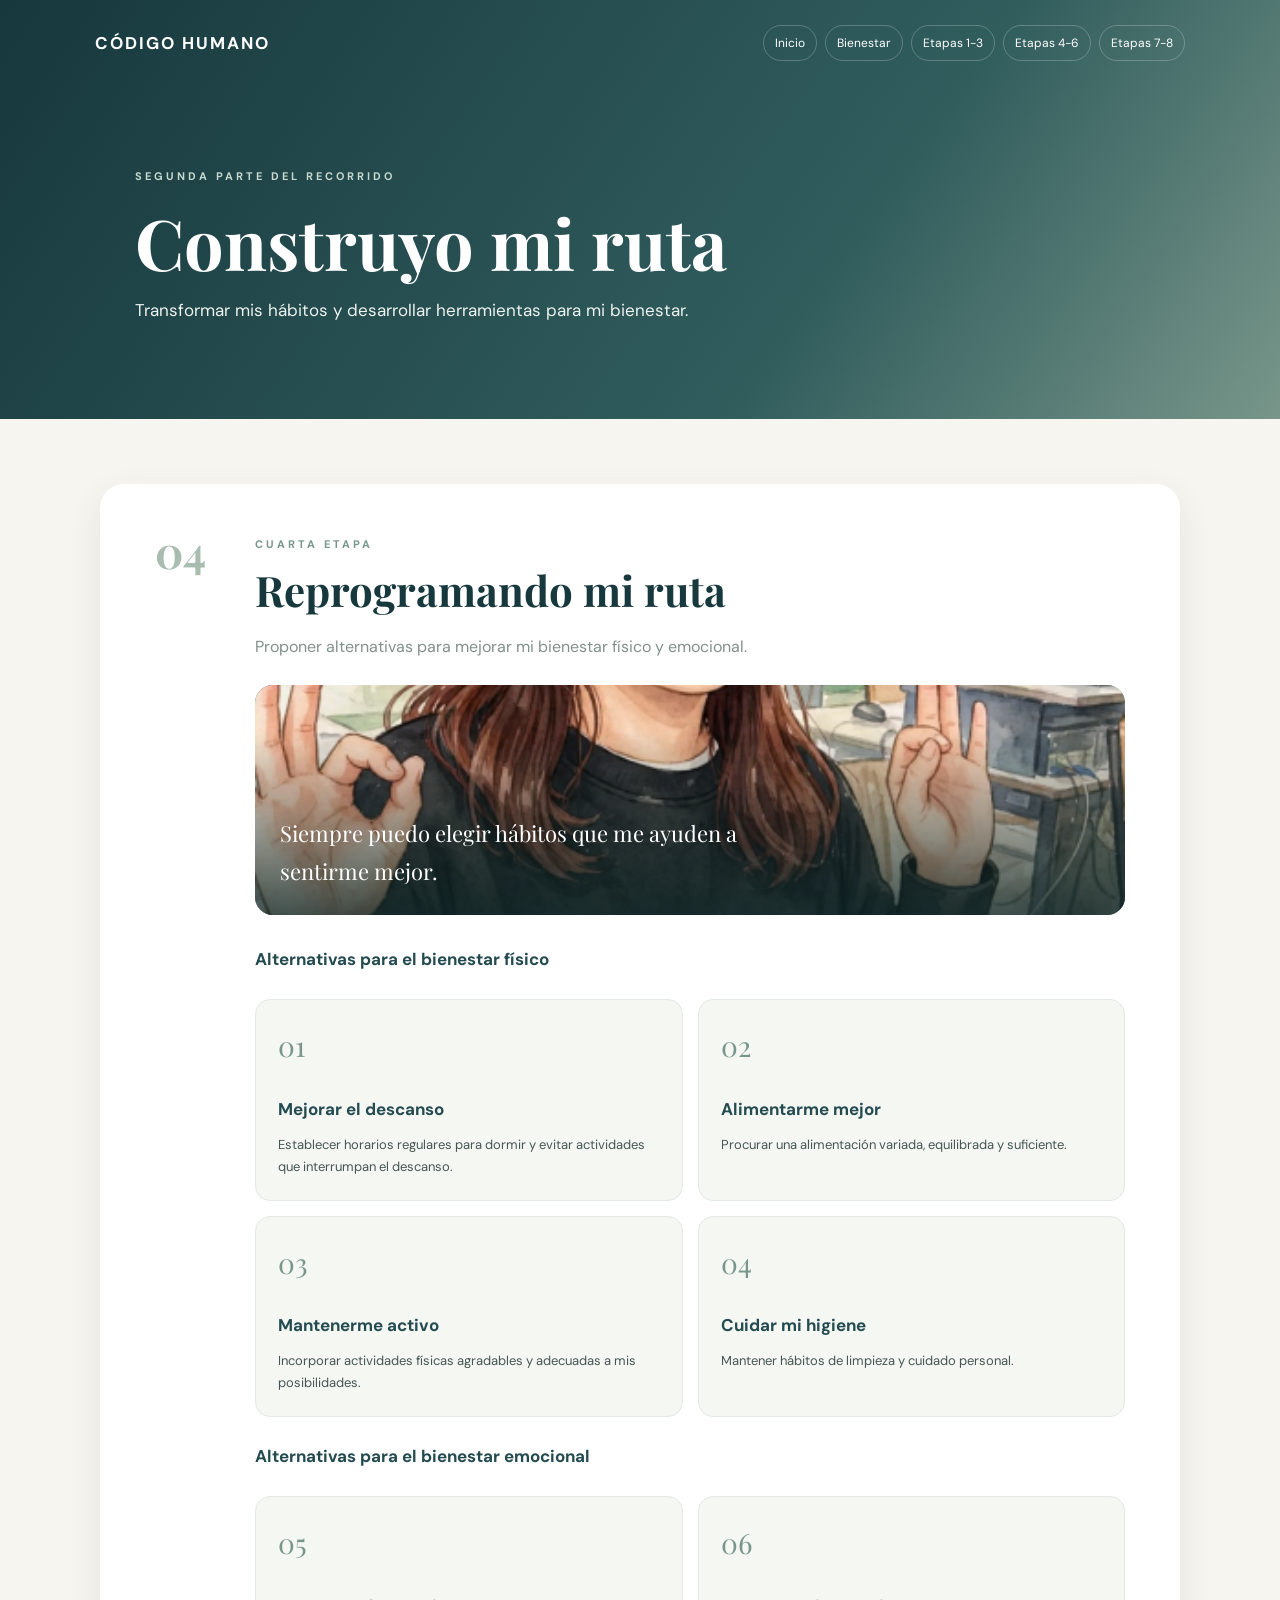
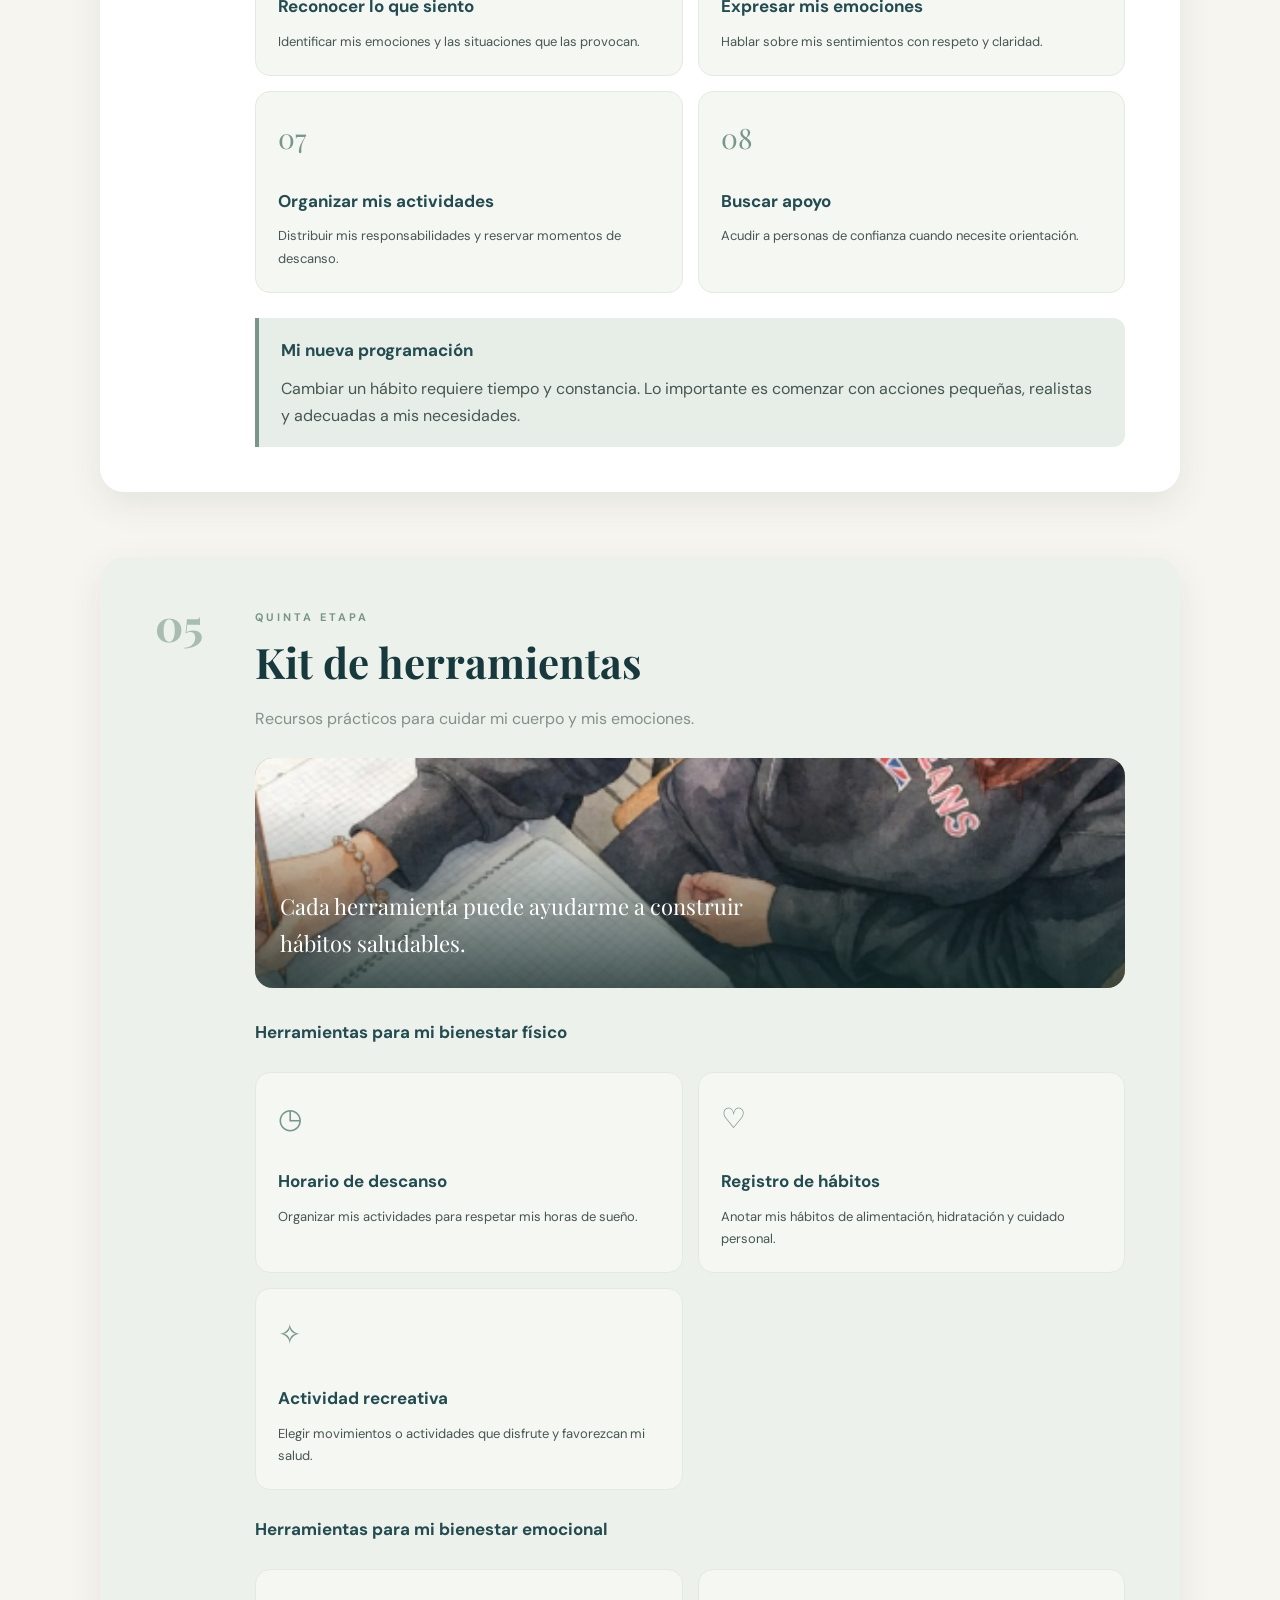
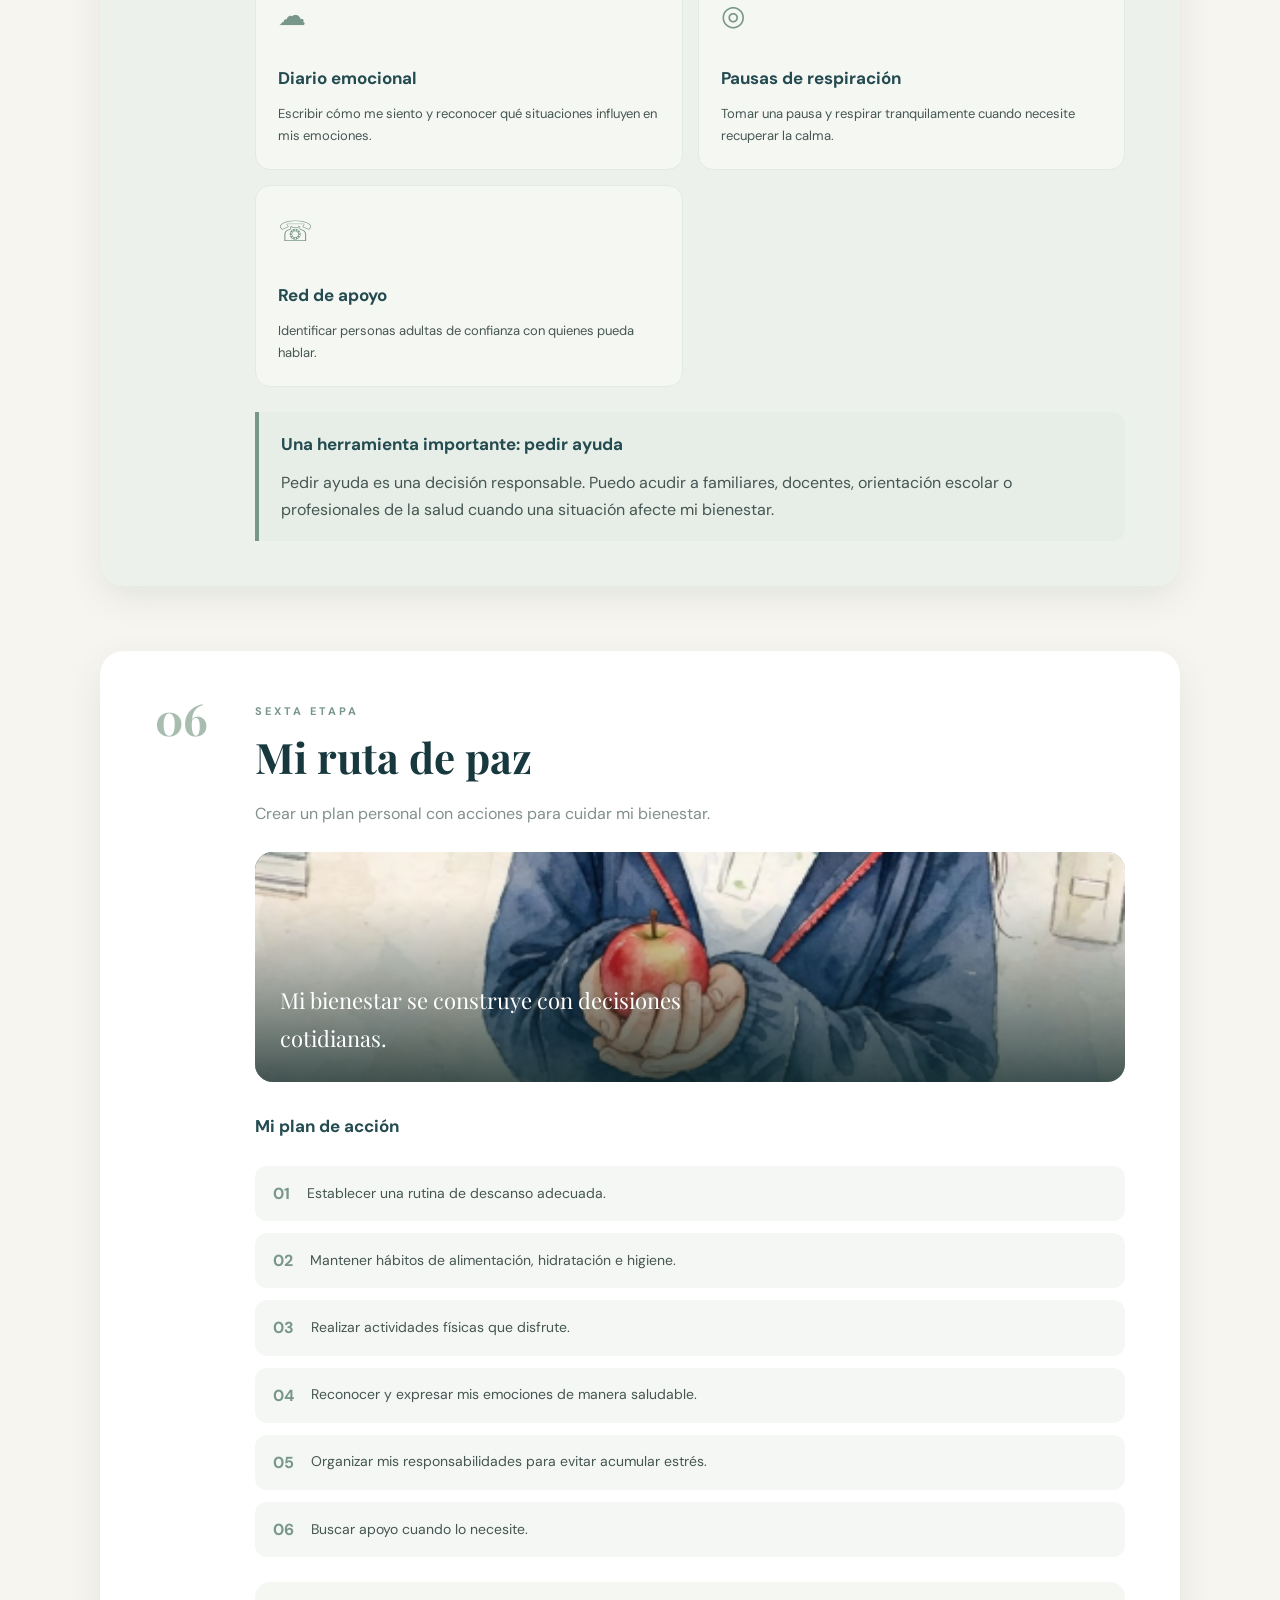
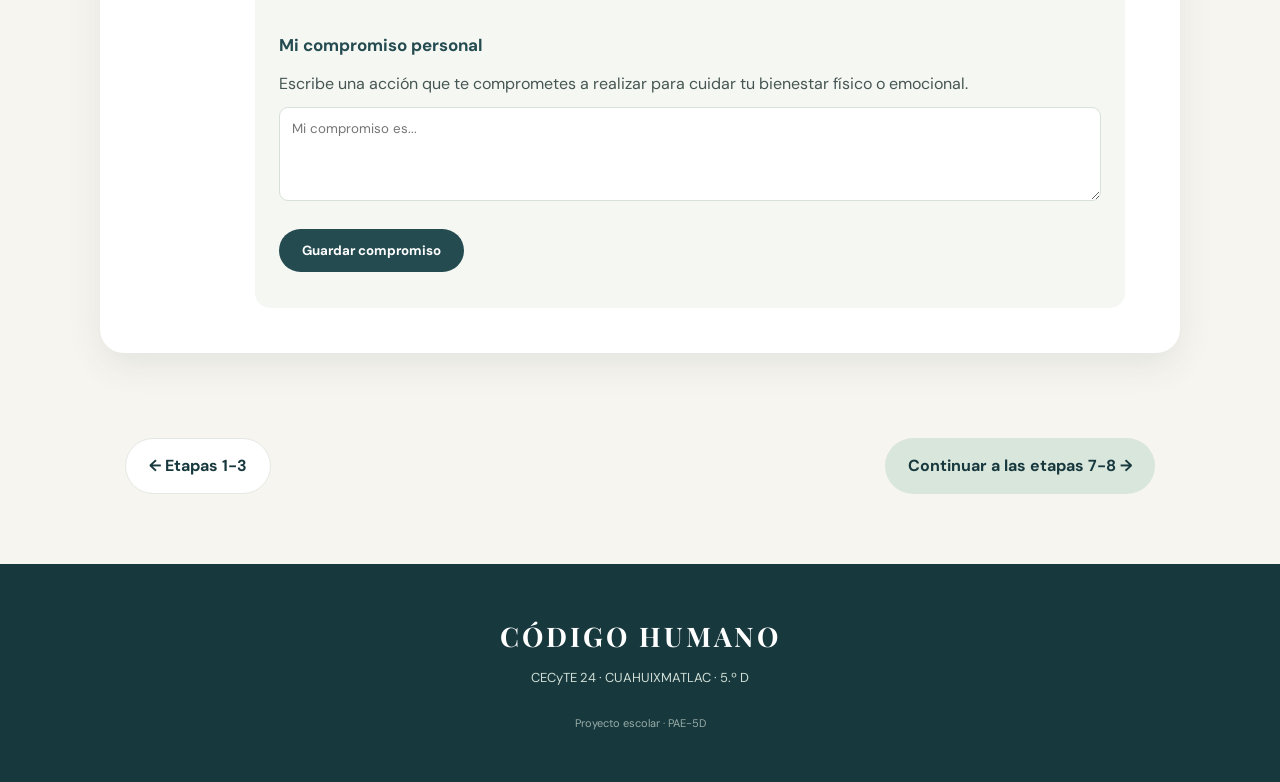
<file: ruta.html>
<!DOCTYPE html>
<html lang="es">
<head>
    <meta charset="UTF-8">
    <meta name="viewport" content="width=device-width, initial-scale=1.0">
    <title>Mi ruta de paz | Código Humano</title>
    <link rel="stylesheet" href="estilos.css">
</head>
<body>

<header class="encabezado-pagina">
    <nav class="barra">
        <a class="logo" href="index.html">CÓDIGO HUMANO</a>
        <button class="menu-boton" id="menuBoton" aria-label="Abrir menú">☰</button>
        <div class="menu" id="menu">
            <a href="index.html">Inicio</a>
            <a href="bienestar.html">Bienestar</a>
            <a href="actividades.html">Etapas 1-3</a>
            <a href="ruta.html">Etapas 4-6</a>
            <a href="comunidad.html">Etapas 7-8</a>
        </div>
    </nav>

    <div class="titulo-pagina">
        <span class="mini-titulo">SEGUNDA PARTE DEL RECORRIDO</span>
        <h1>Construyo mi ruta</h1>
        <p>Transformar mis hábitos y desarrollar herramientas para mi bienestar.</p>
    </div>
</header>

<main>
    <section class="contenido-pagina etapa" id="etapa4">
        <div class="etapa-numero">04</div>
        <div class="etapa-contenido">
            <span class="mini-titulo">CUARTA ETAPA</span>
            <h2>Reprogramando mi ruta</h2>
            <p class="descripcion">Proponer alternativas para mejorar mi bienestar físico y emocional.</p>

            <div class="imagen-etapa imagen-ruta">
                <img src="image11.png" alt="Imagen de la cuarta etapa" class="foto-etapa">
                <div class="imagen-frase">Siempre puedo elegir hábitos que me ayuden a sentirme mejor.</div>
            </div>

            <h3>Alternativas para el bienestar físico</h3>
            <div class="tarjetas">
                <article class="tarjeta">
                    <span class="paso">01</span>
                    <h3>Mejorar el descanso</h3>
                    <p>Establecer horarios regulares para dormir y evitar actividades que interrumpan el descanso.</p>
                </article>

                <article class="tarjeta">
                    <span class="paso">02</span>
                    <h3>Alimentarme mejor</h3>
                    <p>Procurar una alimentación variada, equilibrada y suficiente.</p>
                </article>

                <article class="tarjeta">
                    <span class="paso">03</span>
                    <h3>Mantenerme activo</h3>
                    <p>Incorporar actividades físicas agradables y adecuadas a mis posibilidades.</p>
                </article>

                <article class="tarjeta">
                    <span class="paso">04</span>
                    <h3>Cuidar mi higiene</h3>
                    <p>Mantener hábitos de limpieza y cuidado personal.</p>
                </article>
            </div>

            <h3>Alternativas para el bienestar emocional</h3>
            <div class="tarjetas">
                <article class="tarjeta">
                    <span class="paso">05</span>
                    <h3>Reconocer lo que siento</h3>
                    <p>Identificar mis emociones y las situaciones que las provocan.</p>
                </article>

                <article class="tarjeta">
                    <span class="paso">06</span>
                    <h3>Expresar mis emociones</h3>
                    <p>Hablar sobre mis sentimientos con respeto y claridad.</p>
                </article>

                <article class="tarjeta">
                    <span class="paso">07</span>
                    <h3>Organizar mis actividades</h3>
                    <p>Distribuir mis responsabilidades y reservar momentos de descanso.</p>
                </article>

                <article class="tarjeta">
                    <span class="paso">08</span>
                    <h3>Buscar apoyo</h3>
                    <p>Acudir a personas de confianza cuando necesite orientación.</p>
                </article>
            </div>

            <div class="reflexion">
                <h3>Mi nueva programación</h3>
                <p>
                    Cambiar un hábito requiere tiempo y constancia. Lo importante es
                    comenzar con acciones pequeñas, realistas y adecuadas a mis necesidades.
                </p>
            </div>
        </div>
    </section>

    <section class="contenido-pagina etapa fondo-suave" id="etapa5">
        <div class="etapa-numero">05</div>
        <div class="etapa-contenido">
            <span class="mini-titulo">QUINTA ETAPA</span>
            <h2>Kit de herramientas</h2>
            <p class="descripcion">Recursos prácticos para cuidar mi cuerpo y mis emociones.</p>

            <div class="imagen-etapa imagen-herramientas">
                <img src="image13.png" alt="Imagen de la quinta etapa" class="foto-etapa">
                <div class="imagen-frase">Cada herramienta puede ayudarme a construir hábitos saludables.</div>
            </div>

            <h3>Herramientas para mi bienestar físico</h3>
            <div class="tarjetas">
                <article class="tarjeta">
                    <span class="icono">◷</span>
                    <h3>Horario de descanso</h3>
                    <p>Organizar mis actividades para respetar mis horas de sueño.</p>
                </article>

                <article class="tarjeta">
                    <span class="icono">♡</span>
                    <h3>Registro de hábitos</h3>
                    <p>Anotar mis hábitos de alimentación, hidratación y cuidado personal.</p>
                </article>

                <article class="tarjeta">
                    <span class="icono">✧</span>
                    <h3>Actividad recreativa</h3>
                    <p>Elegir movimientos o actividades que disfrute y favorezcan mi salud.</p>
                </article>
            </div>

            <h3>Herramientas para mi bienestar emocional</h3>
            <div class="tarjetas">
                <article class="tarjeta">
                    <span class="icono">☁</span>
                    <h3>Diario emocional</h3>
                    <p>Escribir cómo me siento y reconocer qué situaciones influyen en mis emociones.</p>
                </article>

                <article class="tarjeta">
                    <span class="icono">◎</span>
                    <h3>Pausas de respiración</h3>
                    <p>Tomar una pausa y respirar tranquilamente cuando necesite recuperar la calma.</p>
                </article>

                <article class="tarjeta">
                    <span class="icono">☏</span>
                    <h3>Red de apoyo</h3>
                    <p>Identificar personas adultas de confianza con quienes pueda hablar.</p>
                </article>
            </div>

            <div class="reflexion">
                <h3>Una herramienta importante: pedir ayuda</h3>
                <p>
                    Pedir ayuda es una decisión responsable. Puedo acudir a familiares,
                    docentes, orientación escolar o profesionales de la salud cuando
                    una situación afecte mi bienestar.
                </p>
            </div>
        </div>
    </section>

    <section class="contenido-pagina etapa" id="etapa6">
        <div class="etapa-numero">06</div>
        <div class="etapa-contenido">
            <span class="mini-titulo">SEXTA ETAPA</span>
            <h2>Mi ruta de paz</h2>
            <p class="descripcion">Crear un plan personal con acciones para cuidar mi bienestar.</p>

            <div class="imagen-etapa imagen-paz">
                <img src="image9.png" alt="Imagen de la sexta etapa" class="foto-etapa">
                <div class="imagen-frase">Mi bienestar se construye con decisiones cotidianas.</div>
            </div>

            <h3>Mi plan de acción</h3>
            <div class="plan">
                <div class="plan-item">
                    <span>01</span>
                    <p>Establecer una rutina de descanso adecuada.</p>
                </div>
                <div class="plan-item">
                    <span>02</span>
                    <p>Mantener hábitos de alimentación, hidratación e higiene.</p>
                </div>
                <div class="plan-item">
                    <span>03</span>
                    <p>Realizar actividades físicas que disfrute.</p>
                </div>
                <div class="plan-item">
                    <span>04</span>
                    <p>Reconocer y expresar mis emociones de manera saludable.</p>
                </div>
                <div class="plan-item">
                    <span>05</span>
                    <p>Organizar mis responsabilidades para evitar acumular estrés.</p>
                </div>
                <div class="plan-item">
                    <span>06</span>
                    <p>Buscar apoyo cuando lo necesite.</p>
                </div>
            </div>

            <div class="compromiso">
                <h3>Mi compromiso personal</h3>
                <p>
                    Escribe una acción que te comprometes a realizar para cuidar tu
                    bienestar físico o emocional.
                </p>
                <textarea id="miCompromiso" rows="4" placeholder="Mi compromiso es..."></textarea>
                <button class="boton boton-secundario" id="guardarCompromiso">Guardar compromiso</button>
                <p id="resultadoCompromiso" class="resultado" aria-live="polite"></p>
            </div>
        </div>
    </section>

    <div class="navegacion-paginas">
        <a href="actividades.html" class="boton boton-claro">← Etapas 1-3</a>
        <a href="comunidad.html" class="boton">Continuar a las etapas 7-8 →</a>
    </div>
</main>

<footer>
    <h2>CÓDIGO HUMANO</h2>
    <p>CECyTE 24 · CUAHUIXMATLAC · 5.º D</p>
    <p class="copyright">Proyecto escolar · PAE-5D</p>
</footer>

<script src="script.js"></script>
</body>
</html>
</file>
<file: estilos.css>
@import url('https://fonts.googleapis.com/css2?family=DM+Sans:wght@400;500;600;700&family=Playfair+Display:wght@500;600;700&display=swap');

:root {
    --azul: #244b50;
    --azul-oscuro: #17383d;
    --verde: #78968a;
    --verde-claro: #e7eee8;
    --crema: #f7f5ef;
    --blanco: #ffffff;
    --texto: #465653;
    --gris: #82908b;
    --borde: #e3e9e3;
    --sombra: 0 12px 35px rgba(35, 67, 62, 0.09);
}

* {
    margin: 0;
    padding: 0;
    box-sizing: border-box;
    scroll-behavior: smooth;
}

body {
    font-family: 'DM Sans', sans-serif;
    background: var(--crema);
    color: var(--texto);
    line-height: 1.7;
}

a {
    text-decoration: none;
    color: inherit;
}

/* PORTADA */

.portada {
    min-height: 690px;
    background: linear-gradient(125deg, #17383d, #315d5d 65%, #78968a);
    color: white;
    position: relative;
    overflow: hidden;
}

.barra {
    max-width: 1160px;
    margin: auto;
    padding: 25px 35px;
    display: flex;
    align-items: center;
    justify-content: space-between;
    gap: 25px;
    position: relative;
    z-index: 5;
}

.logo {
    font-size: 17px;
    font-weight: 700;
    letter-spacing: 2px;
    white-space: nowrap;
}

.menu {
    display: flex;
    flex-wrap: wrap;
    justify-content: flex-end;
    gap: 8px;
    max-width: 650px;
}

.menu a {
    font-size: 12px;
    padding: 7px 11px;
    border: 1px solid rgba(255,255,255,.23);
    border-radius: 20px;
    transition: .25s;
}

.menu a:hover {
    background: white;
    color: var(--azul);
}

.menu-boton {
    display: none;
    background: transparent;
    color: white;
    border: 1px solid rgba(255,255,255,.5);
    border-radius: 8px;
    padding: 7px 12px;
    font-size: 22px;
    cursor: pointer;
}

.portada-contenido {
    max-width: 1050px;
    margin: 85px auto 0;
    padding: 0 35px 110px;
    position: relative;
    z-index: 2;
}

.etiqueta,
.mini-titulo {
    font-size: 11px;
    letter-spacing: 3px;
    font-weight: 700;
    color: var(--verde);
}

.portada .etiqueta {
    color: #c7d9cf;
}

.portada h1 {
    font-family: 'Playfair Display', serif;
    font-size: clamp(65px, 10vw, 115px);
    line-height: .95;
    letter-spacing: 2px;
    margin: 22px 0;
}

.portada h1 span {
    color: #c8d9ce;
}

.subtitulo {
    font-size: clamp(17px, 2.5vw, 24px);
    max-width: 570px;
    margin-bottom: 23px;
    color: #edf3ef;
}

.escuela {
    font-weight: 700;
    letter-spacing: 2px;
    font-size: 13px;
}

.materia {
    font-size: 11px;
    letter-spacing: 1.5px;
    color: #c8d9ce;
    margin-top: 7px;
}

.boton {
    display: inline-flex;
    align-items: center;
    gap: 18px;
    background: #d9e6dc;
    color: var(--azul-oscuro);
    border: 0;
    border-radius: 30px;
    padding: 13px 23px;
    margin-top: 20px;
    font-weight: 700;
    font-family: inherit;
    cursor: pointer;
    transition: .25s;
}

.boton:hover {
    background: white;
    transform: translateY(-3px);
}

.boton-secundario {
    background: var(--azul);
    color: white;
}

.boton-secundario:hover {
    background: var(--azul-oscuro);
}

.boton-claro {
    background: white;
    border: 1px solid var(--borde);
}

.decoracion {
    position: absolute;
    border: 1px solid rgba(255,255,255,.13);
    border-radius: 50%;
}

.decoracion-1 {
    width: 480px;
    height: 480px;
    right: -100px;
    bottom: -160px;
}

.decoracion-2 {
    width: 300px;
    height: 300px;
    right: 30px;
    bottom: -65px;
}

/* ENCABEZADOS DE LAS OTRAS PÁGINAS */

.encabezado-pagina {
    background: linear-gradient(125deg, #17383d, #315d5d 65%, #78968a);
    color: white;
}

.titulo-pagina {
    max-width: 1080px;
    margin: auto;
    padding: 75px 35px 95px;
}

.titulo-pagina .mini-titulo {
    color: #c7d9cf;
}

.titulo-pagina h1 {
    font-family: 'Playfair Display', serif;
    font-size: clamp(40px, 7vw, 70px);
    line-height: 1.1;
    margin: 15px 0;
}

.titulo-pagina p {
    color: #edf3ef;
    font-size: 17px;
}

/* INTRODUCCIÓN */

.introduccion {
    max-width: 1080px;
    margin: 90px auto;
    padding: 0 30px;
    display: grid;
    grid-template-columns: 1fr 220px;
    gap: 55px;
    align-items: center;
}

.introduccion h2,
.encabezado-seccion h2,
.contenido-pagina h2,
.fuentes h2 {
    font-family: 'Playfair Display', serif;
    color: var(--azul-oscuro);
    font-size: clamp(29px, 4vw, 42px);
    line-height: 1.2;
    margin: 13px 0 18px;
}

.introduccion-dato {
    background: var(--verde-claro);
    border-radius: 22px;
    padding: 28px;
    text-align: center;
}

.dato-numero {
    display: block;
    font-family: 'Playfair Display', serif;
    font-size: 70px;
    color: var(--azul);
    line-height: 1;
}

.dato-texto {
    display: block;
    font-size: 11px;
    font-weight: 700;
    letter-spacing: 2px;
    margin-top: 12px;
}

.enlace-flecha {
    display: inline-block;
    color: var(--azul);
    font-weight: 700;
    margin-top: 20px;
    border-bottom: 1px solid var(--verde);
}

/* SECCIONES Y TARJETAS */

.seccion {
    max-width: 1080px;
    margin: 0 auto 90px;
    padding: 0 25px;
}

.encabezado-seccion {
    text-align: center;
    margin-bottom: 35px;
}

.tarjetas {
    display: grid;
    grid-template-columns: repeat(2, 1fr);
    gap: 15px;
    margin: 25px 0;
}

.tarjetas.tres {
    grid-template-columns: repeat(3, 1fr);
}

.tarjeta {
    background: #f5f7f3;
    padding: 22px;
    border: 1px solid var(--borde);
    border-radius: 15px;
    transition: .25s;
}

.tarjeta h3 {
    color: var(--azul);
    font-size: 17px;
    margin: 7px 0;
}

.tarjeta p {
    font-size: 13px;
}

.tarjeta-enlace:hover {
    transform: translateY(-4px);
    box-shadow: var(--sombra);
    border-color: var(--verde);
}

.paso {
    color: var(--verde);
    font-family: 'Playfair Display', serif;
    font-size: 28px;
}

.icono {
    font-size: 28px;
    color: var(--verde);
}

.franja {
    background: var(--verde-claro);
    padding: 65px 25px;
    text-align: center;
}

.franja h2 {
    max-width: 750px;
    margin: 15px auto 0;
    color: var(--azul-oscuro);
    font-family: 'Playfair Display', serif;
    font-size: clamp(26px, 4vw, 38px);
}

/* CONTENIDO DE PÁGINAS */

.contenido-pagina {
    max-width: 1080px;
    margin: 65px auto;
    padding: 45px 55px;
    background: white;
    border-radius: 24px;
    box-shadow: var(--sombra);
}

.contenido-pagina > p {
    margin: 12px 0;
}

.contenido-pagina h3 {
    color: var(--azul);
    font-size: 17px;
    margin: 25px 0 10px;
}

.etapa {
    display: grid;
    grid-template-columns: 75px 1fr;
    gap: 25px;
    scroll-margin-top: 25px;
}

.etapa-numero {
    font-family: 'Playfair Display', serif;
    color: #a8bdb0;
    font-size: 44px;
    font-weight: 700;
    line-height: 1;
}

.etapa-contenido {
    min-width: 0;
}

.etapa h2 {
    margin-top: 8px;
}

.descripcion {
    color: var(--gris);
    margin-bottom: 25px;
}

.fondo-suave {
    background: #edf1eb;
}

/* ESPACIOS VISUALES */

.imagen-etapa {
    min-height: 230px;
    border-radius: 18px;
    margin: 25px 0 30px;
    display: flex;
    align-items: flex-end;
    padding: 25px;
    background-size: cover;
    background-position: center;
    overflow: hidden;
    position: relative;
}

.imagen-etapa::before {
    content: "";
    position: absolute;
    inset: 0;
    background: linear-gradient(0deg, rgba(15,39,39,.78), transparent 80%);
}

.imagen-frase {
    color: white;
    font-family: 'Playfair Display', serif;
    font-size: 22px;
    position: relative;
    z-index: 1;
    max-width: 470px;
}

.imagen-bienestar {
    background: linear-gradient(120deg, #66877a, #c0d0c0);
}

.imagen-problemas {
    background: linear-gradient(120deg, #566e68, #a9bcb0);
}

.imagen-areas {
    background: linear-gradient(120deg, #547a77, #c2cfc2);
}

.imagen-ruta {
    background: linear-gradient(120deg, #355b57, #9bb8a5);
}

.imagen-herramientas {
    background: linear-gradient(120deg, #7d9482, #d0d8c9);
}

.imagen-paz {
    background: linear-gradient(120deg, #315b58, #b4c9b9);
}

.imagen-actualizacion {
    background: linear-gradient(120deg, #536d61, #b7c6b6);
}

/* REFLEXIONES */

.reflexion {
    background: var(--verde-claro);
    border-left: 4px solid var(--verde);
    padding: 18px 22px;
    border-radius: 0 12px 12px 0;
    margin-top: 25px;
}

.reflexion h3 {
    margin-top: 0;
}

/* FORMULARIOS */

.evaluacion,
.compromiso {
    background: #f5f7f3;
    padding: 24px;
    border-radius: 15px;
    margin-top: 20px;
}

.evaluacion label {
    display: block;
    font-size: 13px;
    font-weight: 700;
    margin: 13px 0 5px;
}

.evaluacion select,
.compromiso textarea {
    width: 100%;
    padding: 12px;
    border: 1px solid #d8e1d9;
    border-radius: 9px;
    background: white;
    color: var(--texto);
    font-family: inherit;
}

.compromiso textarea {
    resize: vertical;
    margin-top: 10px;
}

.resultado {
    margin-top: 12px;
    color: var(--azul);
    font-weight: 700;
    font-size: 13px;
}

/* TABLAS */

.tabla-contenedor {
    overflow-x: auto;
    margin: 25px 0;
}

table {
    width: 100%;
    border-collapse: collapse;
    font-size: 13px;
    background: white;
}

th {
    background: var(--azul);
    color: white;
    text-align: left;
}

th, td {
    padding: 13px;
    border: 1px solid var(--borde);
}

tbody tr:nth-child(even) {
    background: #f2f6f1;
}

/* PLAN DE ACCIÓN */

.plan {
    display: grid;
    gap: 12px;
    margin: 25px 0;
}

.plan-item {
    display: flex;
    align-items: center;
    gap: 17px;
    background: #f4f7f3;
    border-radius: 12px;
    padding: 14px 18px;
}

.plan-item span {
    color: var(--verde);
    font-weight: 700;
}

.plan-item p {
    font-size: 14px;
}

.lista {
    padding-left: 22px;
    margin: 18px 0;
}

.lista li {
    padding: 6px 0;
}

.lista-revision {
    display: grid;
    gap: 12px;
    background: #f5f7f3;
    padding: 22px;
    border-radius: 14px;
}

.lista-revision label {
    display: flex;
    align-items: center;
    gap: 10px;
    font-size: 14px;
}

.lista-revision input {
    accent-color: var(--verde);
    width: 17px;
    height: 17px;
}

/* MENSAJE FINAL */

.mensaje-final {
    background: linear-gradient(135deg, #244b50, #6f9282);
    padding: 45px;
    color: white;
    border-radius: 20px;
    margin-top: 25px;
}

.comillas {
    font-family: 'Playfair Display', serif;
    font-size: 65px;
    color: #d1e0d4;
    line-height: 1;
}

.mensaje-final h3 {
    color: white;
    font-family: 'Playfair Display', serif;
    font-size: 28px;
    line-height: 1.35;
    margin: 10px 0 20px;
}

.mensaje-final p {
    color: #edf4ef;
    margin: 12px 0;
}

.firma {
    display: block;
    margin-top: 25px;
    font-size: 10px;
    letter-spacing: 2px;
    color: #d1e0d4;
    font-weight: 700;
}

/* FUENTES */

.fuentes ul {
    padding-left: 20px;
    margin-top: 20px;
}

.fuentes li {
    padding: 6px 0;
}

.fuentes a {
    color: var(--azul);
    text-decoration: underline;
}

/* BOTONES ENTRE PÁGINAS */

.navegacion-paginas {
    max-width: 1080px;
    margin: 40px auto 70px;
    padding: 0 25px;
    display: flex;
    justify-content: space-between;
    flex-wrap: wrap;
    gap: 15px;
}

/* PIE DE PÁGINA */

footer {
    background: var(--azul-oscuro);
    color: white;
    text-align: center;
    padding: 50px 20px;
}

footer h2 {
    font-family: 'Playfair Display', serif;
    letter-spacing: 3px;
    font-size: 27px;
}

footer p {
    font-size: 13px;
    color: #d0ded5;
    margin-top: 7px;
}

.copyright {
    margin-top: 25px;
    font-size: 11px;
    opacity: .7;
}

/* DISEÑO RESPONSIVO */

@media (max-width: 800px) {
    .barra {
        flex-wrap: wrap;
    }

    .menu-boton {
        display: block;
    }

    .menu {
        display: none;
        width: 100%;
        max-width: none;
        justify-content: flex-start;
        padding-top: 12px;
    }

    .menu.abierto {
        display: flex;
    }

    .introduccion {
        grid-template-columns: 1fr;
        gap: 25px;
        margin: 60px auto;
    }

    .introduccion-dato {
        max-width: 220px;
    }

    .etapa {
        margin: 0 18px 35px;
        padding: 35px 25px;
        grid-template-columns: 1fr;
        gap: 8px;
    }

    .etapa-numero {
        font-size: 30px;
    }

    .tarjetas.tres {
        grid-template-columns: 1fr;
    }

    .contenido-pagina {
        margin: 40px 18px;
        padding: 35px 25px;
    }
}

@media (max-width: 560px) {
    .barra {
        padding: 20px;
    }

    .portada {
        min-height: 620px;
    }

    .portada-contenido {
        margin-top: 65px;
        padding: 0 23px 80px;
    }

    .tarjetas {
        grid-template-columns: 1fr;
    }

    .titulo-pagina {
        padding: 55px 23px 70px;
    }

    .contenido-pagina {
        padding: 28px 20px;
    }

    .imagen-etapa {
        min-height: 190px;
    }

    .mensaje-final {
        padding: 28px 22px;
    }

    .mensaje-final h3 {
        font-size: 23px;
    }

    th, td {
        padding: 9px;
        font-size: 11px;
    }

    .navegacion-paginas {
        flex-direction: column;
        align-items: stretch;
    }

    .navegacion-paginas .boton {
        justify-content: center;
    }
}
.imagen-etapa .foto-etapa {
    position: absolute;
    inset: 0;
    width: 100%;
    height: 100%;
    object-fit: cover;
    object-position: center;
    z-index: 0;
}

.imagen-etapa::before {
    z-index: 1;
}

.imagen-frase {
    position: relative;
    z-index: 2;
}
</file>
